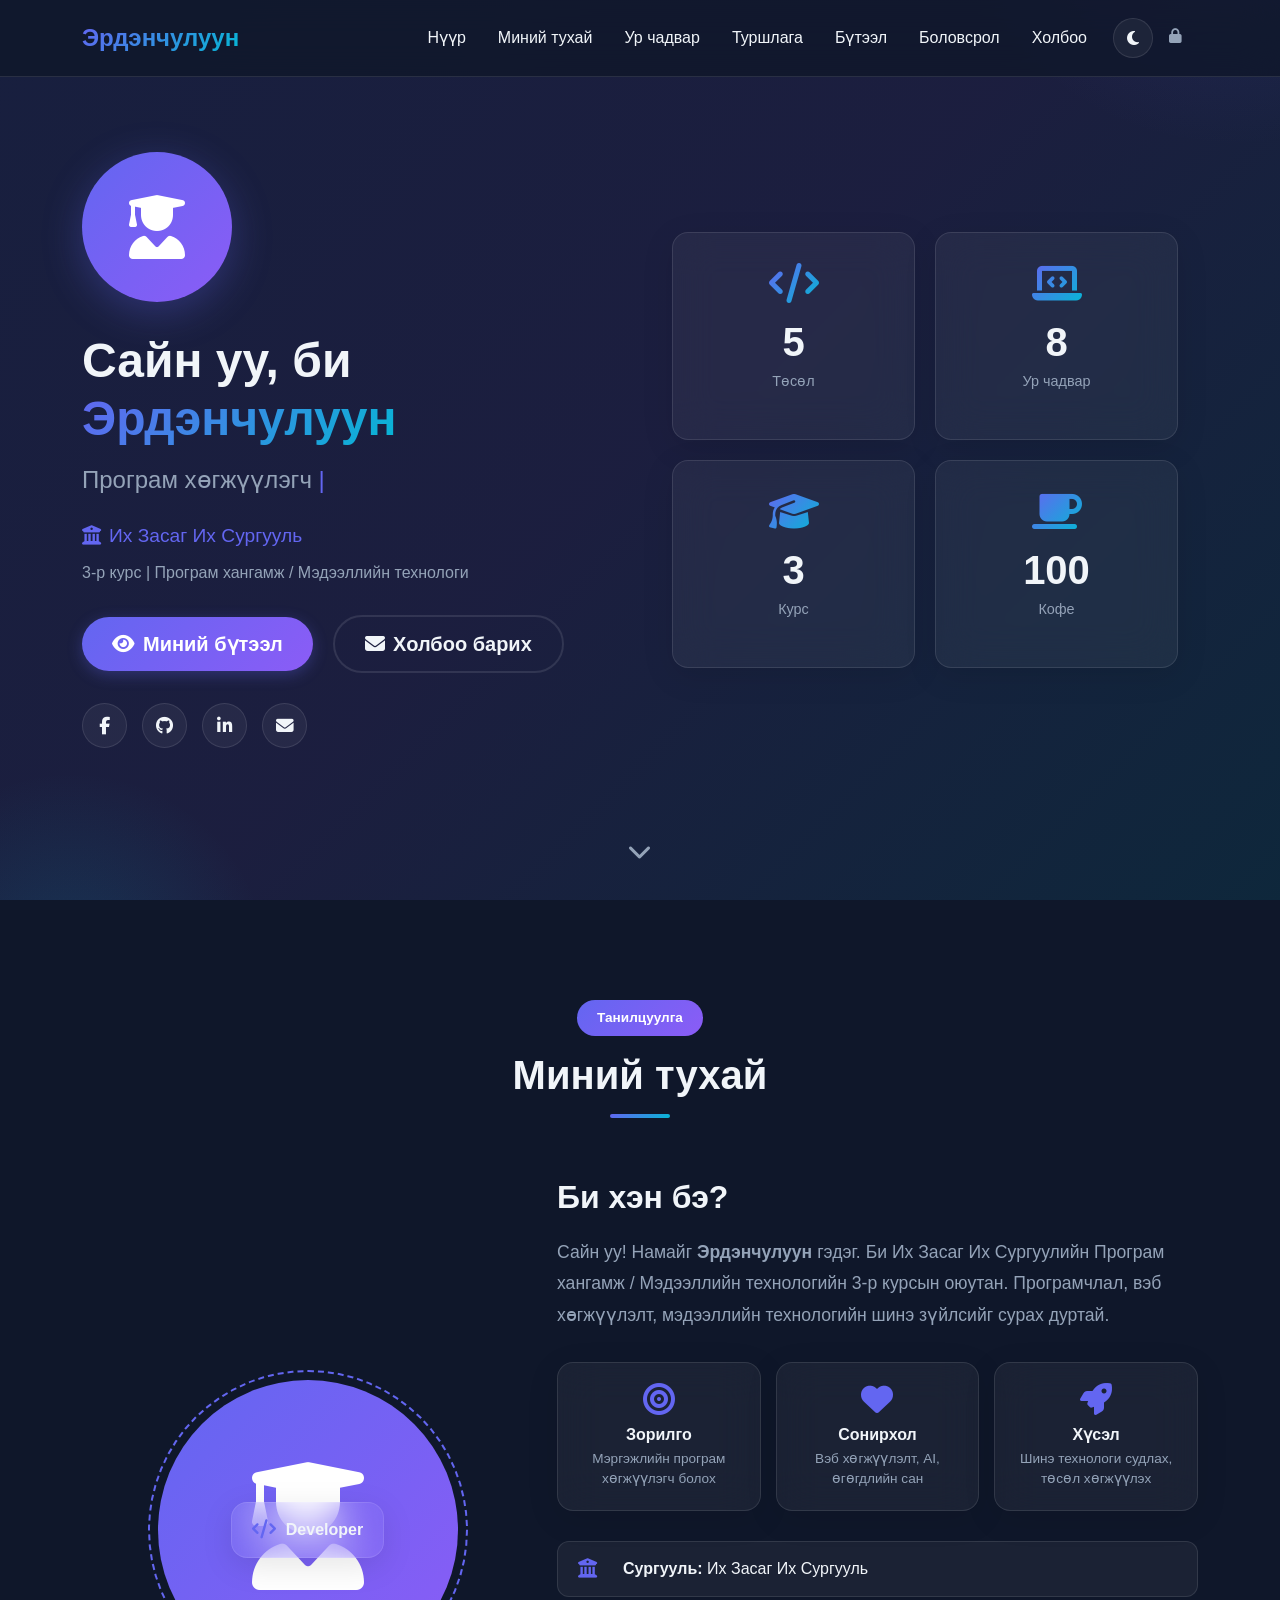
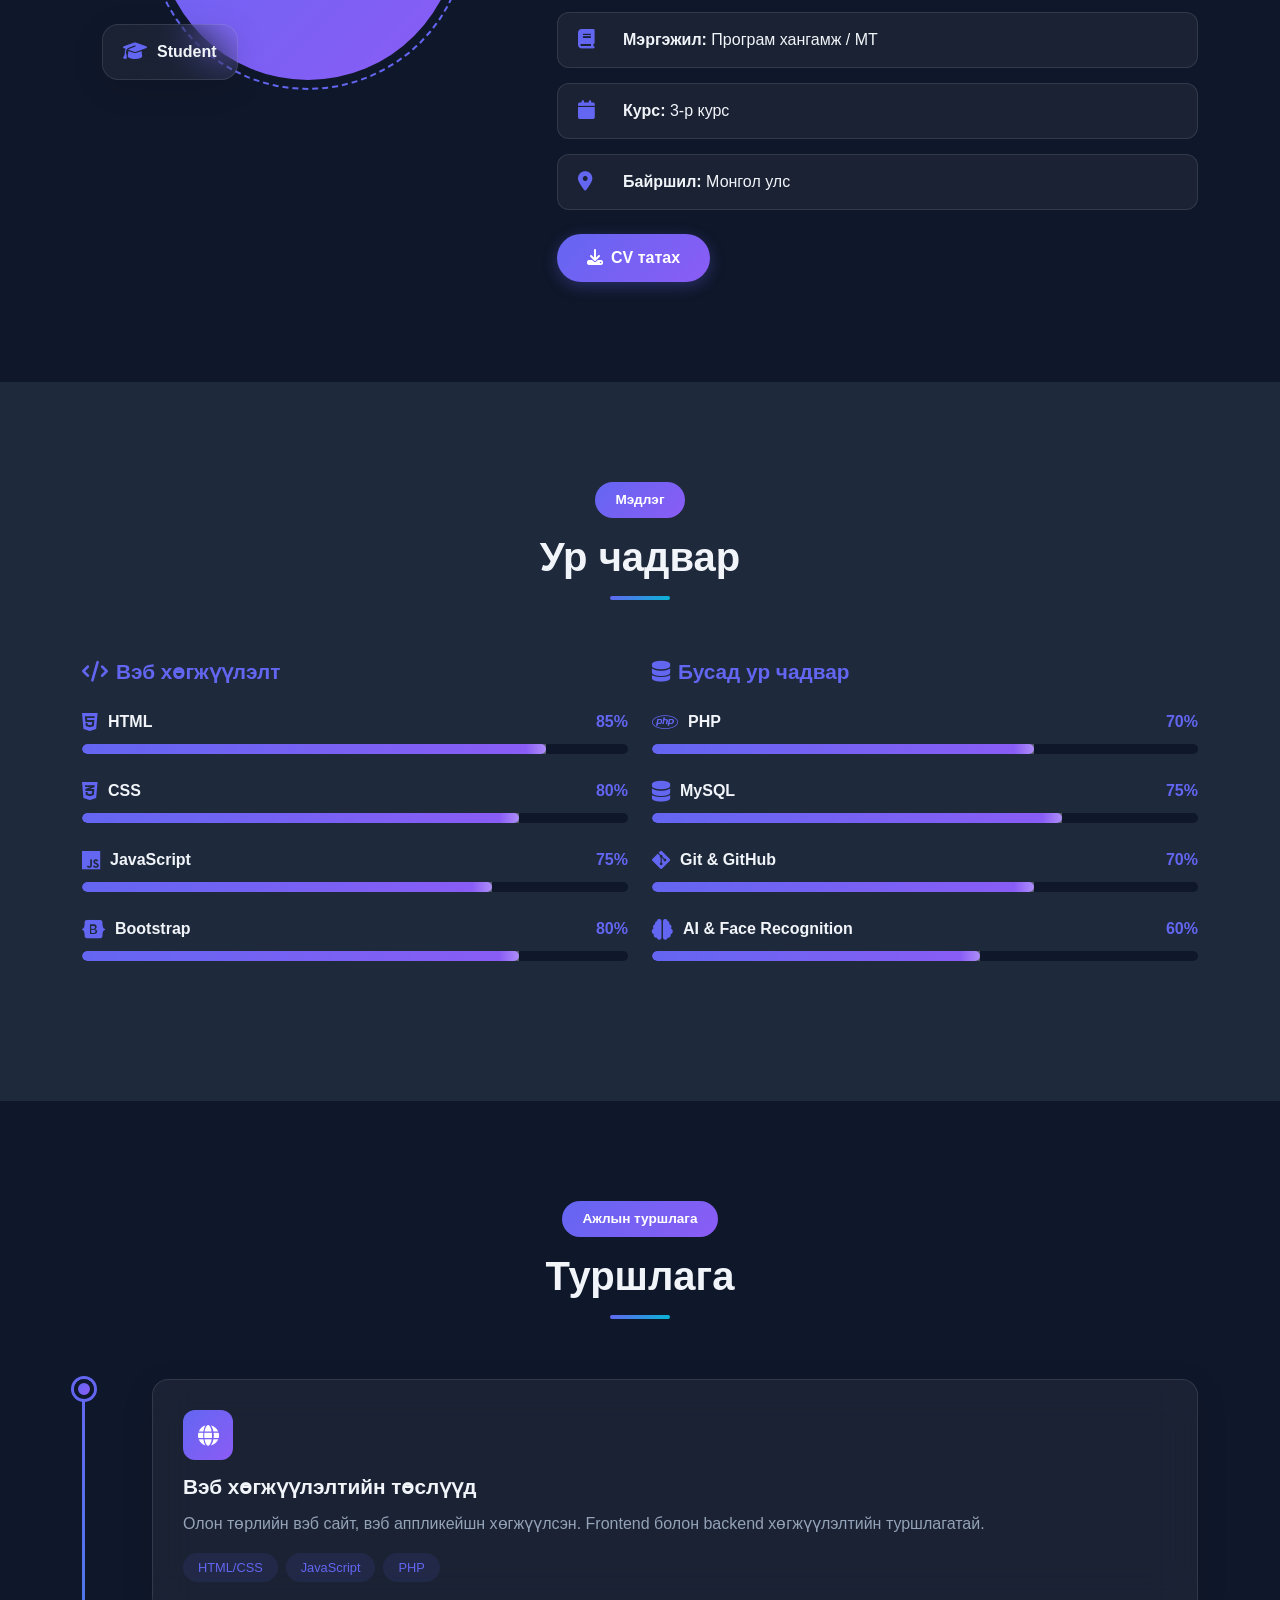
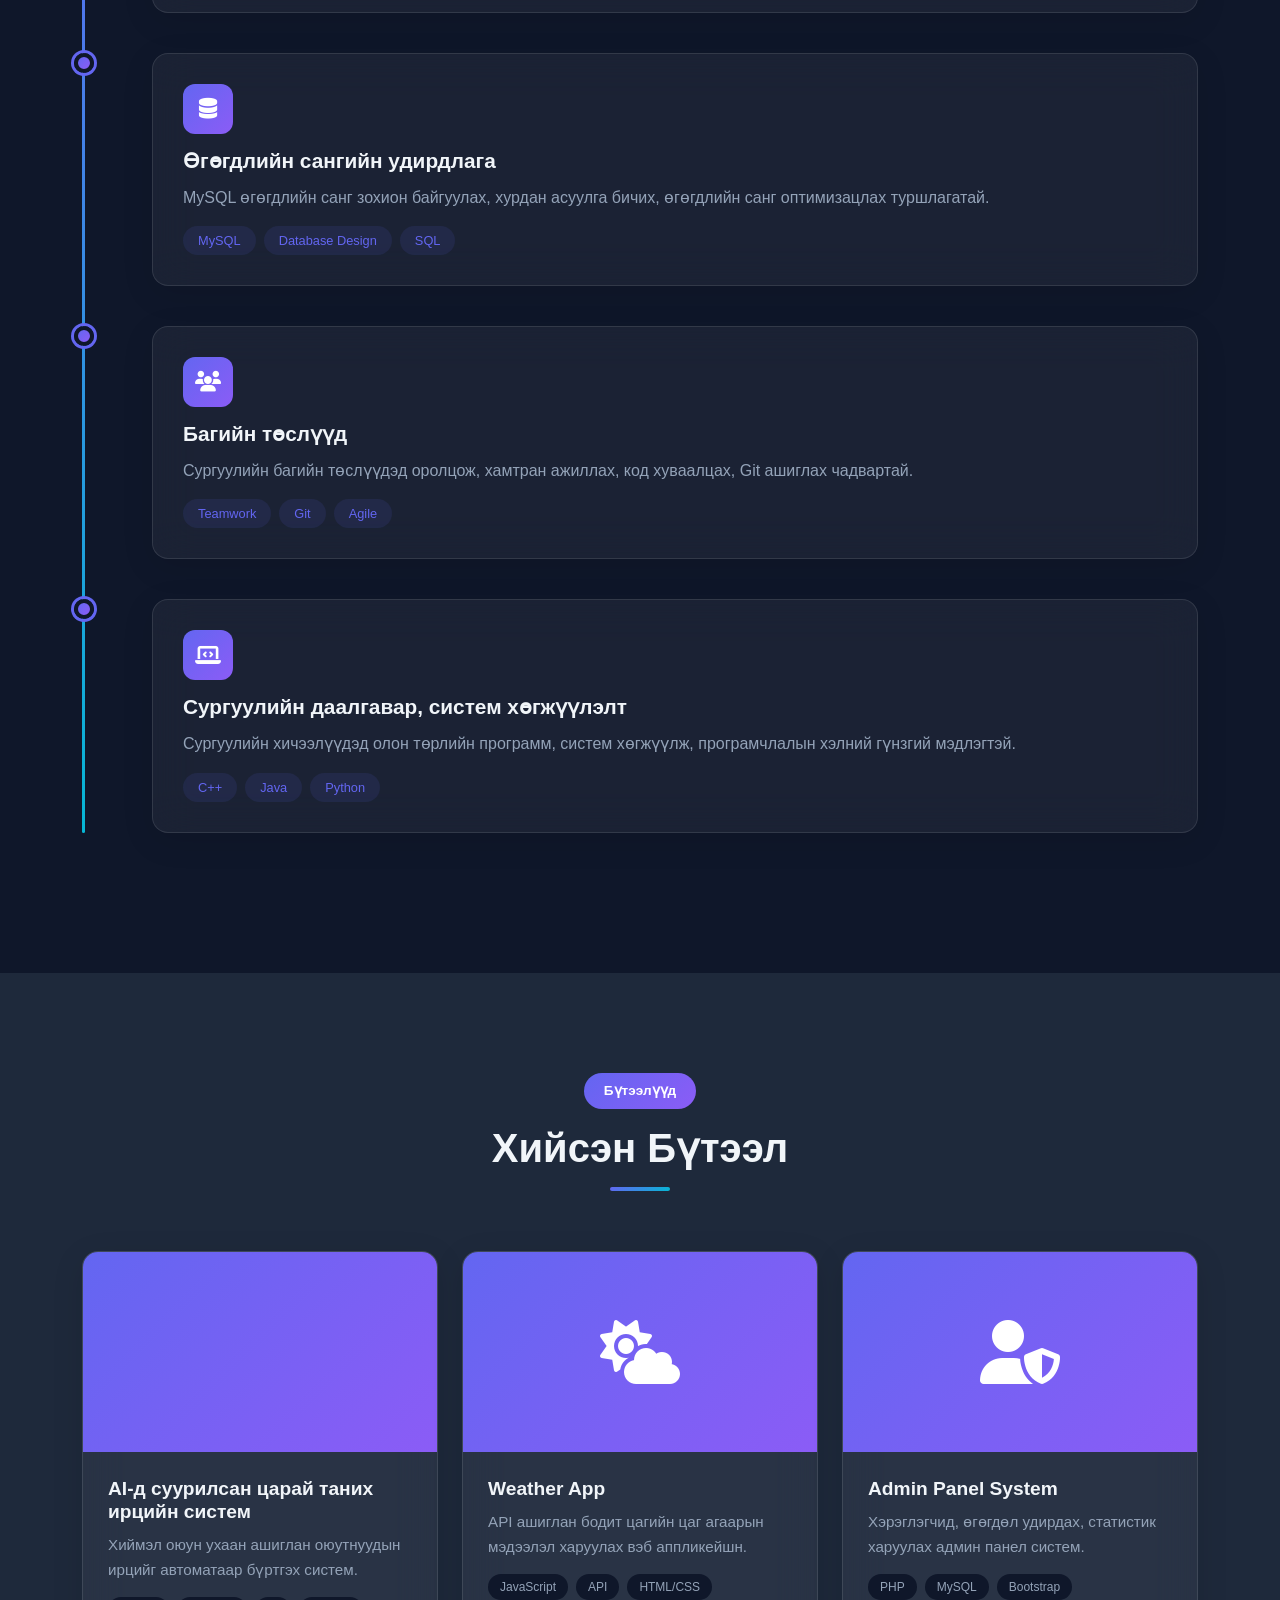
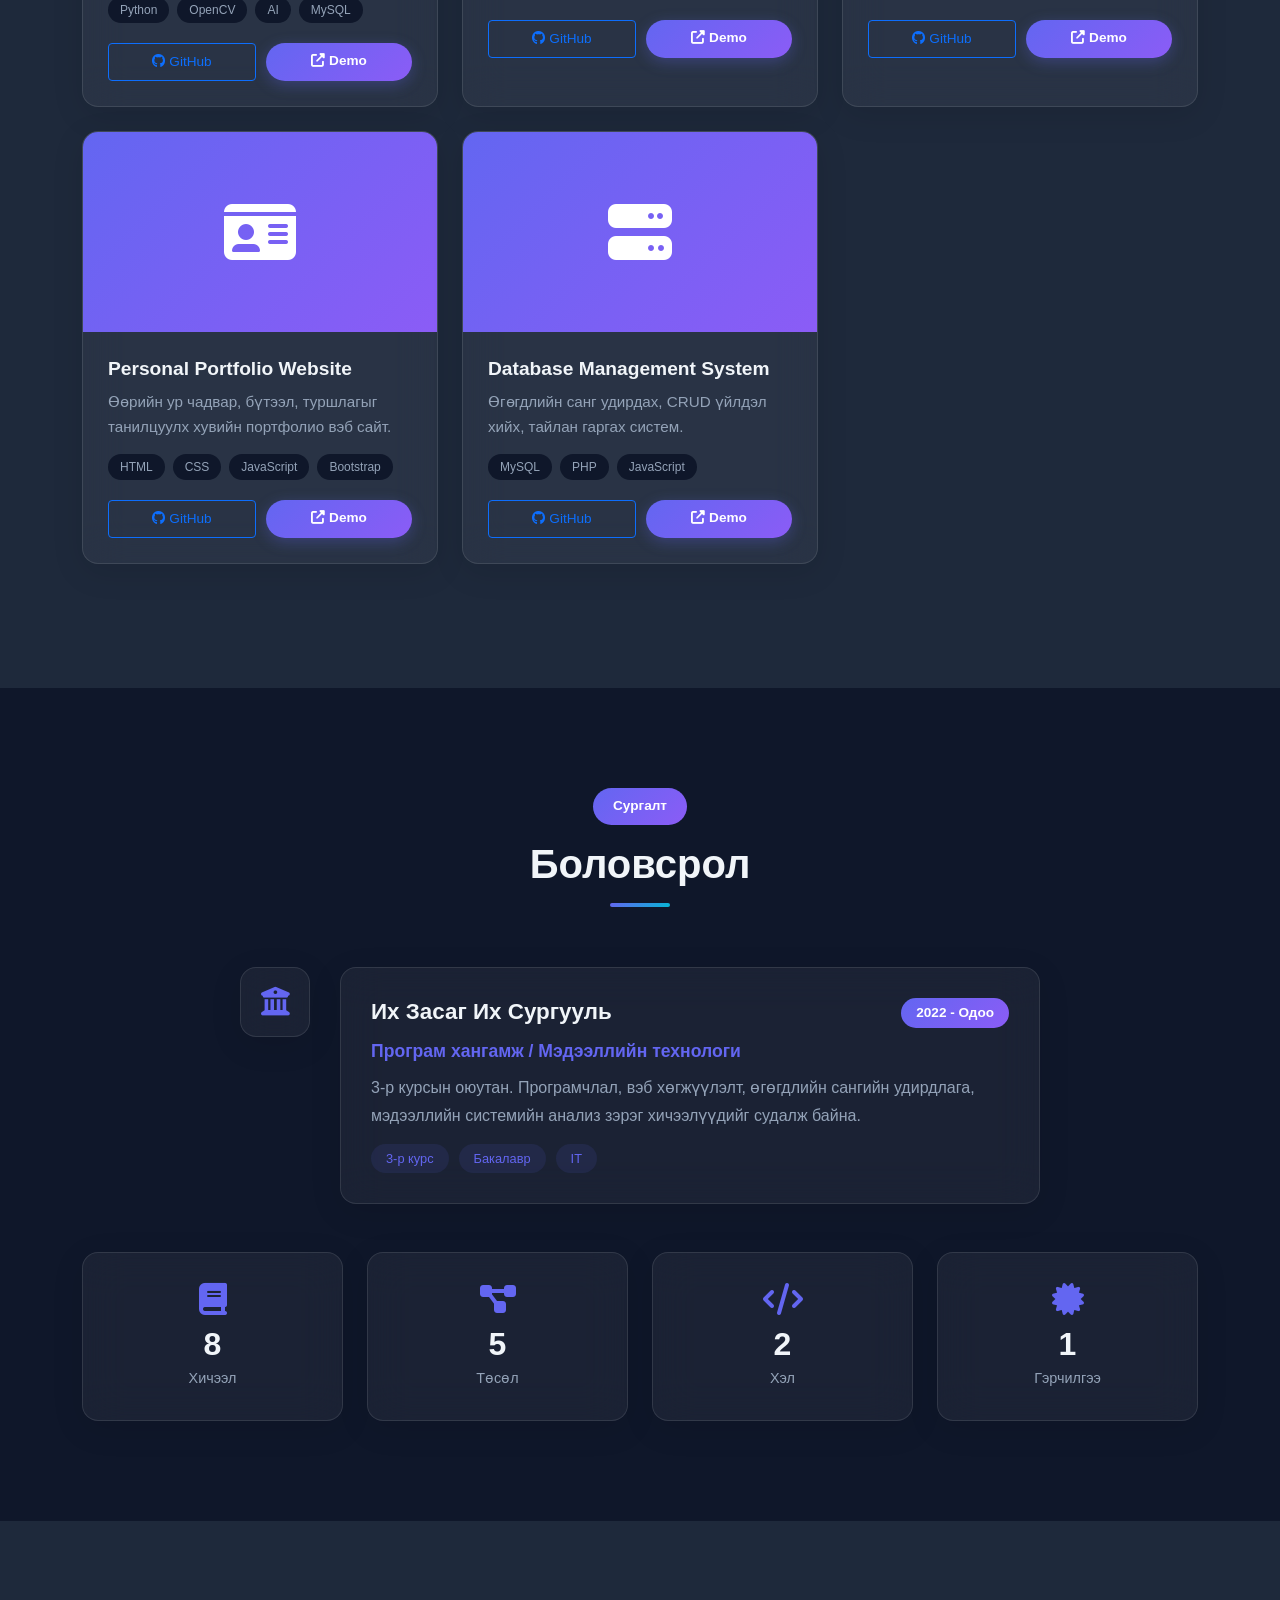
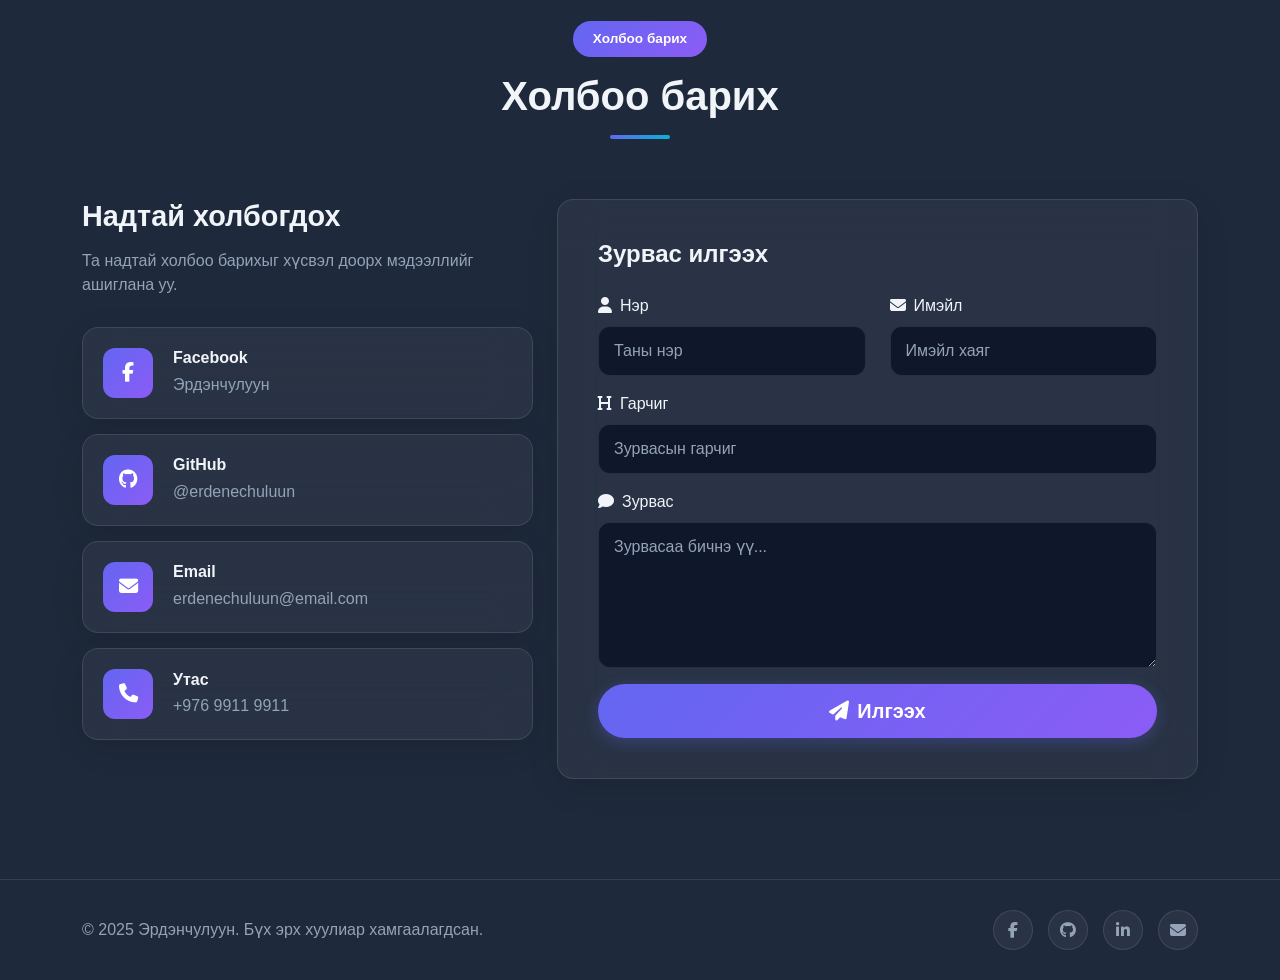
<file: index.html>
<!DOCTYPE html>
<html lang="mn">
<head>
    <meta charset="UTF-8">
    <meta name="viewport" content="width=device-width, initial-scale=1.0">
    <title>Эрдэнчулуун - Портфолио</title>
    <link href="https://cdn.jsdelivr.net/npm/bootstrap@5.3.2/dist/css/bootstrap.min.css" rel="stylesheet">
    <link rel="stylesheet" href="https://cdnjs.cloudflare.com/ajax/libs/font-awesome/6.5.1/css/all.min.css">
    <link rel="stylesheet" href="style.css">
</head>
<body>
    <!-- Loading Screen -->
    <div id="loading-screen">
        <div class="loader">
            <div class="circle"></div>
            <div class="circle"></div>
            <div class="circle"></div>
        </div>
        <p class="loading-text">Ачаалж байна...</p>
    </div>

    <!-- Navigation -->
    <nav class="navbar navbar-expand-lg fixed-top" id="navbar">
        <div class="container">
            <a class="navbar-brand" href="#home">
                <span class="brand-text">Эрдэнчулуун</span>
            </a>
            <button class="navbar-toggler" type="button" data-bs-toggle="collapse" data-bs-target="#navbarNav">
                <span class="navbar-toggler-icon"></span>
            </button>
            <div class="collapse navbar-collapse" id="navbarNav">
                <ul class="navbar-nav ms-auto">
                    <li class="nav-item"><a class="nav-link" href="#home">Нүүр</a></li>
                    <li class="nav-item"><a class="nav-link" href="#about">Миний тухай</a></li>
                    <li class="nav-item"><a class="nav-link" href="#skills">Ур чадвар</a></li>
                    <li class="nav-item"><a class="nav-link" href="#experience">Туршлага</a></li>
                    <li class="nav-item"><a class="nav-link" href="#projects">Бүтээл</a></li>
                    <li class="nav-item"><a class="nav-link" href="#education">Боловсрол</a></li>
                    <li class="nav-item"><a class="nav-link" href="#contact">Холбоо</a></li>
                    <li class="nav-item">
                        <button class="theme-toggle" id="themeToggle">
                            <i class="fas fa-moon"></i>
                        </button>
                    </li>
                    <li class="nav-item">
                        <a href="admin.html" class="nav-link admin-link" target="_blank">
                            <i class="fas fa-lock"></i>
                        </a>
                    </li>
                </ul>
            </div>
        </div>
    </nav>

    <!-- Home Section -->
    <section id="home" class="hero-section">
        <div class="hero-bg"></div>
        <div class="container">
            <div class="row align-items-center min-vh-100">
                <div class="col-lg-6">
                    <div class="hero-content">
                        <div class="profile-image-wrapper">
                            <div class="profile-image">
                                <i class="fas fa-user-graduate"></i>
                            </div>
                        </div>
                        <h1 class="hero-title">Сайн уу, би <span class="highlight">Эрдэнчулуун</span></h1>
                        <div class="typing-wrapper">
                            <span id="typing-text"></span>
                            <span class="cursor">|</span>
                        </div>
                        <p class="hero-subtitle">
                            <i class="fas fa-university me-2"></i>Их Засаг Их Сургууль
                        </p>
                        <p class="hero-info">3-р курс | Програм хангамж / Мэдээллийн технологи</p>
                        <div class="hero-buttons">
                            <a href="#projects" class="btn btn-primary btn-lg me-3">
                                <i class="fas fa-eye me-2"></i>Миний бүтээл
                            </a>
                            <a href="#contact" class="btn btn-outline-light btn-lg">
                                <i class="fas fa-envelope me-2"></i>Холбоо барих
                            </a>
                        </div>
                        <div class="social-links mt-4">
                            <a href="#" class="social-link"><i class="fab fa-facebook-f"></i></a>
                            <a href="#" class="social-link"><i class="fab fa-github"></i></a>
                            <a href="#" class="social-link"><i class="fab fa-linkedin-in"></i></a>
                            <a href="#" class="social-link"><i class="fas fa-envelope"></i></a>
                        </div>
                    </div>
                </div>
                <div class="col-lg-6">
                    <div class="hero-stats">
                        <div class="stat-card glass">
                            <i class="fas fa-code"></i>
                            <h3 class="counter" data-target="5">0</h3>
                            <p>Төсөл</p>
                        </div>
                        <div class="stat-card glass">
                            <i class="fas fa-laptop-code"></i>
                            <h3 class="counter" data-target="8">0</h3>
                            <p>Ур чадвар</p>
                        </div>
                        <div class="stat-card glass">
                            <i class="fas fa-graduation-cap"></i>
                            <h3 class="counter" data-target="3">0</h3>
                            <p>Курс</p>
                        </div>
                        <div class="stat-card glass">
                            <i class="fas fa-coffee"></i>
                            <h3 class="counter" data-target="100">0</h3>
                            <p>Кофе</p>
                        </div>
                    </div>
                </div>
            </div>
        </div>
        <div class="scroll-indicator">
            <a href="#about"><i class="fas fa-chevron-down"></i></a>
        </div>
    </section>

    <!-- About Section -->
    <section id="about" class="section">
        <div class="container">
            <div class="section-header text-center">
                <span class="section-tag">Танилцуулга</span>
                <h2 class="section-title">Миний тухай</h2>
                <div class="section-line"></div>
            </div>
            <div class="row align-items-center">
                <div class="col-lg-5">
                    <div class="about-image-wrapper">
                        <div class="about-image">
                            <div class="about-icon">
                                <i class="fas fa-user-graduate"></i>
                            </div>
                        </div>
                        <div class="floating-card glass">
                            <i class="fas fa-code"></i>
                            <span>Developer</span>
                        </div>
                        <div class="floating-card glass card-2">
                            <i class="fas fa-graduation-cap"></i>
                            <span>Student</span>
                        </div>
                    </div>
                </div>
                <div class="col-lg-7">
                    <div class="about-content">
                        <h3>Би хэн бэ?</h3>
                        <p class="about-text">
                            Сайн уу! Намайг <strong>Эрдэнчулуун</strong> гэдэг. Би Их Засаг Их Сургуулийн 
                            Програм хангамж / Мэдээллийн технологийн 3-р курсын оюутан. Програмчлал, 
                            вэб хөгжүүлэлт, мэдээллийн технологийн шинэ зүйлсийг сурах дуртай.
                        </p>
                        <div class="about-cards">
                            <div class="about-card glass">
                                <i class="fas fa-bullseye"></i>
                                <h4>Зорилго</h4>
                                <p>Мэргэжлийн програм хөгжүүлэгч болох</p>
                            </div>
                            <div class="about-card glass">
                                <i class="fas fa-heart"></i>
                                <h4>Сонирхол</h4>
                                <p>Вэб хөгжүүлэлт, AI, өгөгдлийн сан</p>
                            </div>
                            <div class="about-card glass">
                                <i class="fas fa-rocket"></i>
                                <h4>Хүсэл</h4>
                                <p>Шинэ технологи судлах, төсөл хөгжүүлэх</p>
                            </div>
                        </div>
                        <div class="about-info-list">
                            <div class="info-item">
                                <i class="fas fa-university"></i>
                                <span><strong>Сургууль:</strong> Их Засаг Их Сургууль</span>
                            </div>
                            <div class="info-item">
                                <i class="fas fa-book"></i>
                                <span><strong>Мэргэжил:</strong> Програм хангамж / МТ</span>
                            </div>
                            <div class="info-item">
                                <i class="fas fa-calendar"></i>
                                <span><strong>Курс:</strong> 3-р курс</span>
                            </div>
                            <div class="info-item">
                                <i class="fas fa-map-marker-alt"></i>
                                <span><strong>Байршил:</strong> Монгол улс</span>
                            </div>
                        </div>
                        <a href="#contact" class="btn btn-primary mt-4">
                            <i class="fas fa-download me-2"></i>CV татах
                        </a>
                    </div>
                </div>
            </div>
        </div>
    </section>

    <!-- Skills Section -->
    <section id="skills" class="section section-dark">
        <div class="container">
            <div class="section-header text-center">
                <span class="section-tag">Мэдлэг</span>
                <h2 class="section-title">Ур чадвар</h2>
                <div class="section-line"></div>
            </div>
            <div class="row">
                <div class="col-lg-6">
                    <div class="skills-category">
                        <h3><i class="fas fa-code me-2"></i>Вэб хөгжүүлэлт</h3>
                        <div class="skill-item">
                            <div class="skill-header">
                                <span class="skill-name"><i class="fab fa-html5"></i> HTML</span>
                                <span class="skill-percent">85%</span>
                            </div>
                            <div class="skill-bar">
                                <div class="skill-progress" data-width="85"></div>
                            </div>
                        </div>
                        <div class="skill-item">
                            <div class="skill-header">
                                <span class="skill-name"><i class="fab fa-css3-alt"></i> CSS</span>
                                <span class="skill-percent">80%</span>
                            </div>
                            <div class="skill-bar">
                                <div class="skill-progress" data-width="80"></div>
                            </div>
                        </div>
                        <div class="skill-item">
                            <div class="skill-header">
                                <span class="skill-name"><i class="fab fa-js"></i> JavaScript</span>
                                <span class="skill-percent">75%</span>
                            </div>
                            <div class="skill-bar">
                                <div class="skill-progress" data-width="75"></div>
                            </div>
                        </div>
                        <div class="skill-item">
                            <div class="skill-header">
                                <span class="skill-name"><i class="fab fa-bootstrap"></i> Bootstrap</span>
                                <span class="skill-percent">80%</span>
                            </div>
                            <div class="skill-bar">
                                <div class="skill-progress" data-width="80"></div>
                            </div>
                        </div>
                    </div>
                </div>
                <div class="col-lg-6">
                    <div class="skills-category">
                        <h3><i class="fas fa-database me-2"></i>Бусад ур чадвар</h3>
                        <div class="skill-item">
                            <div class="skill-header">
                                <span class="skill-name"><i class="fab fa-php"></i> PHP</span>
                                <span class="skill-percent">70%</span>
                            </div>
                            <div class="skill-bar">
                                <div class="skill-progress" data-width="70"></div>
                            </div>
                        </div>
                        <div class="skill-item">
                            <div class="skill-header">
                                <span class="skill-name"><i class="fas fa-database"></i> MySQL</span>
                                <span class="skill-percent">75%</span>
                            </div>
                            <div class="skill-bar">
                                <div class="skill-progress" data-width="75"></div>
                            </div>
                        </div>
                        <div class="skill-item">
                            <div class="skill-header">
                                <span class="skill-name"><i class="fab fa-git-alt"></i> Git & GitHub</span>
                                <span class="skill-percent">70%</span>
                            </div>
                            <div class="skill-bar">
                                <div class="skill-progress" data-width="70"></div>
                            </div>
                        </div>
                        <div class="skill-item">
                            <div class="skill-header">
                                <span class="skill-name"><i class="fas fa-brain"></i> AI & Face Recognition</span>
                                <span class="skill-percent">60%</span>
                            </div>
                            <div class="skill-bar">
                                <div class="skill-progress" data-width="60"></div>
                            </div>
                        </div>
                    </div>
                </div>
            </div>
        </div>
    </section>

    <!-- Experience Section -->
    <section id="experience" class="section">
        <div class="container">
            <div class="section-header text-center">
                <span class="section-tag">Ажлын туршлага</span>
                <h2 class="section-title">Туршлага</h2>
                <div class="section-line"></div>
            </div>
            <div class="timeline">
                <div class="timeline-item">
                    <div class="timeline-marker"></div>
                    <div class="timeline-content glass">
                        <div class="timeline-icon">
                            <i class="fas fa-globe"></i>
                        </div>
                        <h3>Вэб хөгжүүлэлтийн төслүүд</h3>
                        <p>Олон төрлийн вэб сайт, вэб аппликейшн хөгжүүлсэн. Frontend болон backend хөгжүүлэлтийн туршлагатай.</p>
                        <div class="timeline-tags">
                            <span class="tag">HTML/CSS</span>
                            <span class="tag">JavaScript</span>
                            <span class="tag">PHP</span>
                        </div>
                    </div>
                </div>
                <div class="timeline-item">
                    <div class="timeline-marker"></div>
                    <div class="timeline-content glass">
                        <div class="timeline-icon">
                            <i class="fas fa-database"></i>
                        </div>
                        <h3>Өгөгдлийн сангийн удирдлага</h3>
                        <p>MySQL өгөгдлийн санг зохион байгуулах, хурдан асуулга бичих, өгөгдлийн санг оптимизацлах туршлагатай.</p>
                        <div class="timeline-tags">
                            <span class="tag">MySQL</span>
                            <span class="tag">Database Design</span>
                            <span class="tag">SQL</span>
                        </div>
                    </div>
                </div>
                <div class="timeline-item">
                    <div class="timeline-marker"></div>
                    <div class="timeline-content glass">
                        <div class="timeline-icon">
                            <i class="fas fa-users"></i>
                        </div>
                        <h3>Багийн төслүүд</h3>
                        <p>Сургуулийн багийн төслүүдэд оролцож, хамтран ажиллах, код хуваалцах, Git ашиглах чадвартай.</p>
                        <div class="timeline-tags">
                            <span class="tag">Teamwork</span>
                            <span class="tag">Git</span>
                            <span class="tag">Agile</span>
                        </div>
                    </div>
                </div>
                <div class="timeline-item">
                    <div class="timeline-marker"></div>
                    <div class="timeline-content glass">
                        <div class="timeline-icon">
                            <i class="fas fa-laptop-code"></i>
                        </div>
                        <h3>Сургуулийн даалгавар, систем хөгжүүлэлт</h3>
                        <p>Сургуулийн хичээлүүдэд олон төрлийн программ, систем хөгжүүлж, програмчлалын хэлний гүнзгий мэдлэгтэй.</p>
                        <div class="timeline-tags">
                            <span class="tag">C++</span>
                            <span class="tag">Java</span>
                            <span class="tag">Python</span>
                        </div>
                    </div>
                </div>
            </div>
        </div>
    </section>

    <!-- Projects Section -->
    <section id="projects" class="section section-dark">
        <div class="container">
            <div class="section-header text-center">
                <span class="section-tag">Бүтээлүүд</span>
                <h2 class="section-title">Хийсэн Бүтээл</h2>
                <div class="section-line"></div>
            </div>
            <div class="row" id="projects-container">
                <!-- Project 1 -->
                <div class="col-lg-4 col-md-6 mb-4">
                    <div class="project-card glass">
                        <div class="project-image">
                            <i class="fas fa-face-viewfinder"></i>
                        </div>
                        <div class="project-content">
                            <h3>AI-д суурилсан царай таних ирцийн систем</h3>
                            <p>Хиймэл оюун ухаан ашиглан оюутнуудын ирцийг автоматаар бүртгэх систем.</p>
                            <div class="project-tech">
                                <span class="tech-tag">Python</span>
                                <span class="tech-tag">OpenCV</span>
                                <span class="tech-tag">AI</span>
                                <span class="tech-tag">MySQL</span>
                            </div>
                            <div class="project-buttons">
                                <a href="#" class="btn btn-sm btn-outline-primary">
                                    <i class="fab fa-github me-1"></i>GitHub
                                </a>
                                <a href="#" class="btn btn-sm btn-primary">
                                    <i class="fas fa-external-link-alt me-1"></i>Demo
                                </a>
                            </div>
                        </div>
                    </div>
                </div>
                <!-- Project 2 -->
                <div class="col-lg-4 col-md-6 mb-4">
                    <div class="project-card glass">
                        <div class="project-image">
                            <i class="fas fa-cloud-sun"></i>
                        </div>
                        <div class="project-content">
                            <h3>Weather App</h3>
                            <p>API ашиглан бодит цагийн цаг агаарын мэдээлэл харуулах вэб аппликейшн.</p>
                            <div class="project-tech">
                                <span class="tech-tag">JavaScript</span>
                                <span class="tech-tag">API</span>
                                <span class="tech-tag">HTML/CSS</span>
                            </div>
                            <div class="project-buttons">
                                <a href="#" class="btn btn-sm btn-outline-primary">
                                    <i class="fab fa-github me-1"></i>GitHub
                                </a>
                                <a href="#" class="btn btn-sm btn-primary">
                                    <i class="fas fa-external-link-alt me-1"></i>Demo
                                </a>
                            </div>
                        </div>
                    </div>
                </div>
                <!-- Project 3 -->
                <div class="col-lg-4 col-md-6 mb-4">
                    <div class="project-card glass">
                        <div class="project-image">
                            <i class="fas fa-user-shield"></i>
                        </div>
                        <div class="project-content">
                            <h3>Admin Panel System</h3>
                            <p>Хэрэглэгчид, өгөгдөл удирдах, статистик харуулах админ панел систем.</p>
                            <div class="project-tech">
                                <span class="tech-tag">PHP</span>
                                <span class="tech-tag">MySQL</span>
                                <span class="tech-tag">Bootstrap</span>
                            </div>
                            <div class="project-buttons">
                                <a href="#" class="btn btn-sm btn-outline-primary">
                                    <i class="fab fa-github me-1"></i>GitHub
                                </a>
                                <a href="#" class="btn btn-sm btn-primary">
                                    <i class="fas fa-external-link-alt me-1"></i>Demo
                                </a>
                            </div>
                        </div>
                    </div>
                </div>
                <!-- Project 4 -->
                <div class="col-lg-4 col-md-6 mb-4">
                    <div class="project-card glass">
                        <div class="project-image">
                            <i class="fas fa-id-card"></i>
                        </div>
                        <div class="project-content">
                            <h3>Personal Portfolio Website</h3>
                            <p>Өөрийн ур чадвар, бүтээл, туршлагыг танилцуулх хувийн портфолио вэб сайт.</p>
                            <div class="project-tech">
                                <span class="tech-tag">HTML</span>
                                <span class="tech-tag">CSS</span>
                                <span class="tech-tag">JavaScript</span>
                                <span class="tech-tag">Bootstrap</span>
                            </div>
                            <div class="project-buttons">
                                <a href="#" class="btn btn-sm btn-outline-primary">
                                    <i class="fab fa-github me-1"></i>GitHub
                                </a>
                                <a href="#" class="btn btn-sm btn-primary">
                                    <i class="fas fa-external-link-alt me-1"></i>Demo
                                </a>
                            </div>
                        </div>
                    </div>
                </div>
                <!-- Project 5 -->
                <div class="col-lg-4 col-md-6 mb-4">
                    <div class="project-card glass">
                        <div class="project-image">
                            <i class="fas fa-server"></i>
                        </div>
                        <div class="project-content">
                            <h3>Database Management System</h3>
                            <p>Өгөгдлийн санг удирдах, CRUD үйлдэл хийх, тайлан гаргах систем.</p>
                            <div class="project-tech">
                                <span class="tech-tag">MySQL</span>
                                <span class="tech-tag">PHP</span>
                                <span class="tech-tag">JavaScript</span>
                            </div>
                            <div class="project-buttons">
                                <a href="#" class="btn btn-sm btn-outline-primary">
                                    <i class="fab fa-github me-1"></i>GitHub
                                </a>
                                <a href="#" class="btn btn-sm btn-primary">
                                    <i class="fas fa-external-link-alt me-1"></i>Demo
                                </a>
                            </div>
                        </div>
                    </div>
                </div>
            </div>
        </div>
    </section>

    <!-- Education Section -->
    <section id="education" class="section">
        <div class="container">
            <div class="section-header text-center">
                <span class="section-tag">Сургалт</span>
                <h2 class="section-title">Боловсрол</h2>
                <div class="section-line"></div>
            </div>
            <div class="education-timeline">
                <div class="edu-item">
                    <div class="edu-icon glass">
                        <i class="fas fa-university"></i>
                    </div>
                    <div class="edu-content glass">
                        <div class="edu-header">
                            <h3>Их Засаг Их Сургууль</h3>
                            <span class="edu-year">2022 - Одоо</span>
                        </div>
                        <p class="edu-degree">Програм хангамж / Мэдээллийн технологи</p>
                        <p class="edu-desc">3-р курсын оюутан. Програмчлал, вэб хөгжүүлэлт, өгөгдлийн сангийн удирдлага, 
                        мэдээллийн системийн анализ зэрэг хичээлүүдийг судалж байна.</p>
                        <div class="edu-tags">
                            <span class="tag">3-р курс</span>
                            <span class="tag">Бакалавр</span>
                            <span class="tag">IT</span>
                        </div>
                    </div>
                </div>
            </div>
            <div class="education-stats row mt-5">
                <div class="col-md-3 col-6">
                    <div class="edu-stat glass">
                        <i class="fas fa-book"></i>
                        <h4 class="counter" data-target="20">0</h4>
                        <p>Хичээл</p>
                    </div>
                </div>
                <div class="col-md-3 col-6">
                    <div class="edu-stat glass">
                        <i class="fas fa-project-diagram"></i>
                        <h4 class="counter" data-target="15">0</h4>
                        <p>Төсөл</p>
                    </div>
                </div>
                <div class="col-md-3 col-6">
                    <div class="edu-stat glass">
                        <i class="fas fa-code"></i>
                        <h4 class="counter" data-target="5">0</h4>
                        <p>Хэл</p>
                    </div>
                </div>
                <div class="col-md-3 col-6">
                    <div class="edu-stat glass">
                        <i class="fas fa-certificate"></i>
                        <h4 class="counter" data-target="3">0</h4>
                        <p>Гэрчилгээ</p>
                    </div>
                </div>
            </div>
        </div>
    </section>

    <!-- Contact Section -->
    <section id="contact" class="section section-dark">
        <div class="container">
            <div class="section-header text-center">
                <span class="section-tag">Холбоо барих</span>
                <h2 class="section-title">Холбоо барих</h2>
                <div class="section-line"></div>
            </div>
            <div class="row">
                <div class="col-lg-5">
                    <div class="contact-info">
                        <h3>Надтай холбогдох</h3>
                        <p>Та надтай холбоо барихыг хүсвэл доорх мэдээллийг ашиглана уу.</p>
                        <div class="contact-items">
                            <div class="contact-item glass">
                                <div class="contact-icon">
                                    <i class="fab fa-facebook-f"></i>
                                </div>
                                <div class="contact-details">
                                    <h4>Facebook</h4>
                                    <a href="#">Эрдэнчулуун</a>
                                </div>
                            </div>
                            <div class="contact-item glass">
                                <div class="contact-icon">
                                    <i class="fab fa-github"></i>
                                </div>
                                <div class="contact-details">
                                    <h4>GitHub</h4>
                                    <a href="#">@erdenechuluun</a>
                                </div>
                            </div>
                            <div class="contact-item glass">
                                <div class="contact-icon">
                                    <i class="fas fa-envelope"></i>
                                </div>
                                <div class="contact-details">
                                    <h4>Email</h4>
                                    <a href="mailto:erdenechuluun@email.com">erdenechuluun@email.com</a>
                                </div>
                            </div>
                            <div class="contact-item glass">
                                <div class="contact-icon">
                                    <i class="fas fa-phone"></i>
                                </div>
                                <div class="contact-details">
                                    <h4>Утас</h4>
                                    <a href="tel:+97699119911">+976 9911 9911</a>
                                </div>
                            </div>
                        </div>
                    </div>
                </div>
                <div class="col-lg-7">
                    <div class="contact-form-wrapper glass">
                        <h3>Зурвас илгээх</h3>
                        <form id="contactForm" class="contact-form">
                            <div class="row">
                                <div class="col-md-6 mb-3">
                                    <div class="form-group">
                                        <label><i class="fas fa-user me-2"></i>Нэр</label>
                                        <input type="text" class="form-control" placeholder="Таны нэр" required>
                                    </div>
                                </div>
                                <div class="col-md-6 mb-3">
                                    <div class="form-group">
                                        <label><i class="fas fa-envelope me-2"></i>Имэйл</label>
                                        <input type="email" class="form-control" placeholder="Имэйл хаяг" required>
                                    </div>
                                </div>
                            </div>
                            <div class="form-group mb-3">
                                <label><i class="fas fa-heading me-2"></i>Гарчиг</label>
                                <input type="text" class="form-control" placeholder="Зурвасын гарчиг" required>
                            </div>
                            <div class="form-group mb-3">
                                <label><i class="fas fa-comment me-2"></i>Зурвас</label>
                                <textarea class="form-control" rows="5" placeholder="Зурвасаа бичнэ үү..." required></textarea>
                            </div>
                            <button type="submit" class="btn btn-primary btn-lg w-100">
                                <i class="fas fa-paper-plane me-2"></i>Илгээх
                            </button>
                        </form>
                    </div>
                </div>
            </div>
        </div>
    </section>

    <!-- Footer -->
    <footer class="footer">
        <div class="container">
            <div class="row align-items-center">
                <div class="col-md-6">
                    <p class="mb-0">&copy; 2025 Эрдэнчулуун. Бүх эрх хуулиар хамгаалагдсан.</p>
                </div>
                <div class="col-md-6 text-md-end">
                    <div class="footer-social">
                        <a href="#"><i class="fab fa-facebook-f"></i></a>
                        <a href="#"><i class="fab fa-github"></i></a>
                        <a href="#"><i class="fab fa-linkedin-in"></i></a>
                        <a href="#"><i class="fas fa-envelope"></i></a>
                    </div>
                </div>
            </div>
        </div>
    </footer>

    <!-- Back to Top Button -->
    <button id="backToTop" class="back-to-top">
        <i class="fas fa-arrow-up"></i>
    </button>

    <script src="https://cdn.jsdelivr.net/npm/bootstrap@5.3.2/dist/js/bootstrap.bundle.min.js"></script>
    <script src="script.js"></script>
</body>
</html>
</file>
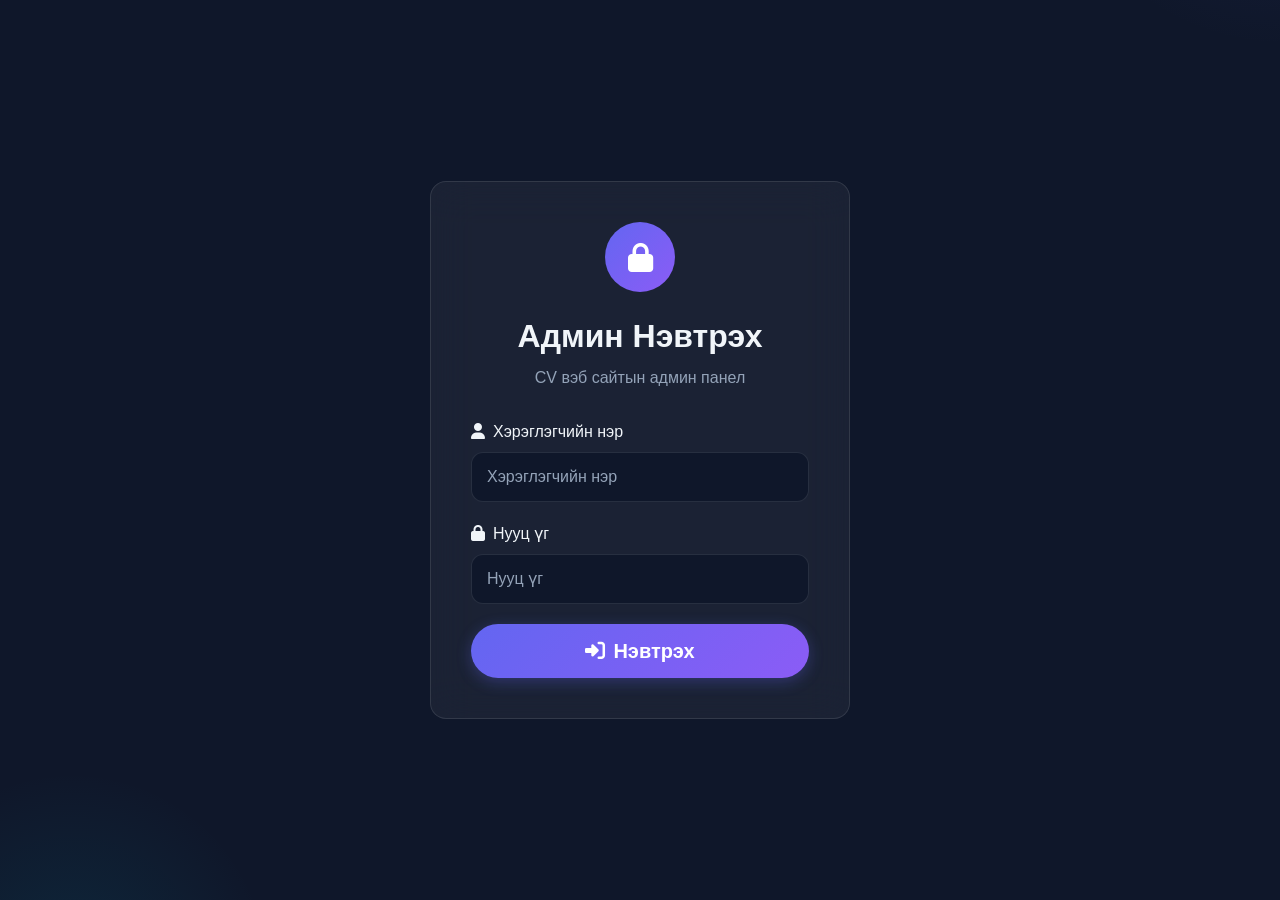
<file: admin.html>
<!DOCTYPE html>
<html lang="mn">
<head>
    <meta charset="UTF-8">
    <meta name="viewport" content="width=device-width, initial-scale=1.0">
    <title>Админ Панел - Эрдэнчулуун</title>
    <link href="https://cdn.jsdelivr.net/npm/bootstrap@5.3.2/dist/css/bootstrap.min.css" rel="stylesheet">
    <link rel="stylesheet" href="https://cdnjs.cloudflare.com/ajax/libs/font-awesome/6.5.1/css/all.min.css">
    <link rel="stylesheet" href="style.css">
</head>
<body class="admin-body">
    <!-- Login Page -->
    <div id="loginPage" class="login-page">
        <div class="login-card">
            <div class="login-icon">
                <i class="fas fa-lock"></i>
            </div>
            <h2>Админ Нэвтрэх</h2>
            <p>CV вэб сайтын админ панел</p>
            <div id="loginAlert" class="login-alert"></div>
            <form id="loginForm" class="login-form">
                <div class="form-group">
                    <label><i class="fas fa-user me-2"></i>Хэрэглэгчийн нэр</label>
                    <input type="text" id="loginUsername" class="form-control" placeholder="Хэрэглэгчийн нэр" required>
                </div>
                <div class="form-group">
                    <label><i class="fas fa-lock me-2"></i>Нууц үг</label>
                    <input type="password" id="loginPassword" class="form-control" placeholder="Нууц үг" required>
                </div>
                <button type="submit" class="btn btn-primary btn-lg">
                    <i class="fas fa-sign-in-alt me-2"></i>Нэвтрэх
                </button>
            </form>
        </div>
    </div>

    <!-- Admin Dashboard -->
    <div id="adminDashboard" style="display: none;">
        <!-- Sidebar -->
        <aside class="admin-sidebar" id="adminSidebar">
            <div class="admin-sidebar-header">
                <div class="admin-logo">
                    <i class="fas fa-user-shield"></i>
                </div>
                <h4>Админ Панел</h4>
            </div>
            <ul class="admin-sidebar-menu">
                <li>
                    <a href="#" class="active" data-page="dashboard">
                        <i class="fas fa-tachometer-alt"></i>
                        <span>Хяналтын самбар</span>
                    </a>
                </li>
                <li>
                    <a href="#" data-page="about">
                        <i class="fas fa-user"></i>
                        <span>Миний тухай</span>
                    </a>
                </li>
                <li>
                    <a href="#" data-page="skills">
                        <i class="fas fa-code"></i>
                        <span>Ур чадвар</span>
                    </a>
                </li>
                <li>
                    <a href="#" data-page="experience">
                        <i class="fas fa-briefcase"></i>
                        <span>Туршлага</span>
                    </a>
                </li>
                <li>
                    <a href="#" data-page="projects">
                        <i class="fas fa-project-diagram"></i>
                        <span>Бүтээл</span>
                    </a>
                </li>
                <li>
                    <a href="#" data-page="contact">
                        <i class="fas fa-address-book"></i>
                        <span>Холбоо барих</span>
                    </a>
                </li>
                <li>
                    <a href="#" id="themeToggleAdmin">
                        <i class="fas fa-moon"></i>
                        <span>Горим солих</span>
                    </a>
                </li>
                <li>
                    <a href="#" id="logoutBtn">
                        <i class="fas fa-sign-out-alt"></i>
                        <span>Гарах</span>
                    </a>
                </li>
            </ul>
        </aside>

        <!-- Main Content -->
        <main class="admin-main" id="adminMain">
            <header class="admin-header">
                <button class="admin-toggle-btn" id="sidebarToggle">
                    <i class="fas fa-bars"></i>
                </button>
                <div class="admin-user">
                    <div class="admin-user-avatar">
                        <i class="fas fa-user"></i>
                    </div>
                    <span>Админ</span>
                </div>
            </header>

            <div class="admin-content">
                <!-- Dashboard Page -->
                <div id="page-dashboard" class="admin-page">
                    <h2 class="mb-4">Хяналтын самбар</h2>
                    <div class="admin-stats">
                        <div class="admin-stat-card">
                            <i class="fas fa-code"></i>
                            <h3 id="statSkills">0</h3>
                            <p>Ур чадвар</p>
                        </div>
                        <div class="admin-stat-card">
                            <i class="fas fa-project-diagram"></i>
                            <h3 id="statProjects">0</h3>
                            <p>Бүтээл</p>
                        </div>
                        <div class="admin-stat-card">
                            <i class="fas fa-briefcase"></i>
                            <h3 id="statExperience">0</h3>
                            <p>Туршлага</p>
                        </div>
                        <div class="admin-stat-card">
                            <i class="fas fa-envelope"></i>
                            <h3 id="statMessages">0</h3>
                            <p>Зурвас</p>
                        </div>
                    </div>

                    <div class="admin-card">
                        <div class="admin-card-header">
                            <h3><i class="fas fa-info-circle me-2"></i>Мэдээлэл</h3>
                        </div>
                        <p>Энэ админ панелд та дараах зүйлсийг удирдах боломжтой:</p>
                        <ul class="mt-3">
                            <li>Миний тухай хэсгийн мэдээлэл засах</li>
                            <li>Ур чадвар нэмэх/засах/устгах</li>
                            <li>Туршлагын мэдээлэл удирдах</li>
                            <li>Бүтээлийн мэдээлэл удирдах</li>
                            <li>Холбоо барих мэдээлэл засах</li>
                        </ul>
                        <p class="mt-3 text-muted">Бүх өгөгдөл LocalStorage-д хадгалагдана.</p>
                    </div>
                </div>

                <!-- About Page -->
                <div id="page-about" class="admin-page" style="display: none;">
                    <h2 class="mb-4">Миний тухай</h2>
                    <div class="admin-card">
                        <div class="admin-card-header">
                            <h3>Мэдээлэл засах</h3>
                        </div>
                        <form id="aboutForm">
                            <div class="row">
                                <div class="col-md-6 mb-3">
                                    <label>Нэр</label>
                                    <input type="text" id="aboutName" class="form-control" required>
                                </div>
                                <div class="col-md-6 mb-3">
                                    <label>Сургууль</label>
                                    <input type="text" id="aboutUniversity" class="form-control" required>
                                </div>
                            </div>
                            <div class="row">
                                <div class="col-md-6 mb-3">
                                    <label>Курс</label>
                                    <input type="text" id="aboutCourse" class="form-control" required>
                                </div>
                                <div class="col-md-6 mb-3">
                                    <label>Мэргэжил</label>
                                    <input type="text" id="aboutProfession" class="form-control" required>
                                </div>
                            </div>
                            <div class="mb-3">
                                <label>Танилцуулга</label>
                                <textarea id="aboutIntro" class="form-control" rows="4" required></textarea>
                            </div>
                            <div class="mb-3">
                                <label>Зорилго</label>
                                <input type="text" id="aboutGoal" class="form-control" required>
                            </div>
                            <div class="mb-3">
                                <label>Сонирхол</label>
                                <input type="text" id="aboutInterest" class="form-control" required>
                            </div>
                            <div class="mb-3">
                                <label>Хүсэл</label>
                                <input type="text" id="aboutPassion" class="form-control" required>
                            </div>
                            <button type="submit" class="admin-btn admin-btn-primary">
                                <i class="fas fa-save me-2"></i>Хадгалах
                            </button>
                        </form>
                    </div>
                </div>

                <!-- Skills Page -->
                <div id="page-skills" class="admin-page" style="display: none;">
                    <h2 class="mb-4">Ур чадвар</h2>
                    <div class="admin-card">
                        <div class="admin-card-header">
                            <h3>Ур чадвар нэмэх</h3>
                        </div>
                        <form id="skillForm">
                            <div class="row">
                                <div class="col-md-4 mb-3">
                                    <label>Нэр</label>
                                    <input type="text" id="skillName" class="form-control" placeholder="Жишээ: HTML" required>
                                </div>
                                <div class="col-md-4 mb-3">
                                    <label>Хувь (%)</label>
                                    <input type="number" id="skillPercent" class="form-control" min="0" max="100" placeholder="85" required>
                                </div>
                                <div class="col-md-4 mb-3">
                                    <label>Ангилал</label>
                                    <select id="skillCategory" class="form-control">
                                        <option value="web">Вэб хөгжүүлэлт</option>
                                        <option value="other">Бусад</option>
                                    </select>
                                </div>
                            </div>
                            <div class="mb-3">
                                <label>Icon Class (Font Awesome)</label>
                                <input type="text" id="skillIcon" class="form-control" placeholder="fab fa-html5">
                            </div>
                            <button type="submit" class="admin-btn admin-btn-primary">
                                <i class="fas fa-plus me-2"></i>Нэмэх
                            </button>
                        </form>
                    </div>

                    <div class="admin-card">
                        <div class="admin-card-header">
                            <h3>Ур чадварын жагсаалт</h3>
                        </div>
                        <div class="table-responsive">
                            <table class="admin-table">
                                <thead>
                                    <tr>
                                        <th>#</th>
                                        <th>Нэр</th>
                                        <th>Хувь</th>
                                        <th>Ангилал</th>
                                        <th>Үйлдэл</th>
                                    </tr>
                                </thead>
                                <tbody id="skillsTableBody"></tbody>
                            </table>
                        </div>
                    </div>
                </div>

                <!-- Experience Page -->
                <div id="page-experience" class="admin-page" style="display: none;">
                    <h2 class="mb-4">Туршлага</h2>
                    <div class="admin-card">
                        <div class="admin-card-header">
                            <h3>Туршлага нэмэх</h3>
                        </div>
                        <form id="experienceForm">
                            <div class="mb-3">
                                <label>Гарчиг</label>
                                <input type="text" id="expTitle" class="form-control" required>
                            </div>
                            <div class="mb-3">
                                <label>Тайлбар</label>
                                <textarea id="expDesc" class="form-control" rows="3" required></textarea>
                            </div>
                            <div class="mb-3">
                                <label>Icon Class</label>
                                <input type="text" id="expIcon" class="form-control" placeholder="fas fa-globe">
                            </div>
                            <div class="mb-3">
                                <label>Тагууд (таслалаар тусгаарлана)</label>
                                <input type="text" id="expTags" class="form-control" placeholder="HTML/CSS, JavaScript, PHP">
                            </div>
                            <button type="submit" class="admin-btn admin-btn-primary">
                                <i class="fas fa-plus me-2"></i>Нэмэх
                            </button>
                        </form>
                    </div>

                    <div class="admin-card">
                        <div class="admin-card-header">
                            <h3>Туршлагын жагсаалт</h3>
                        </div>
                        <div class="table-responsive">
                            <table class="admin-table">
                                <thead>
                                    <tr>
                                        <th>#</th>
                                        <th>Гарчиг</th>
                                        <th>Тайлбар</th>
                                        <th>Үйлдэл</th>
                                    </tr>
                                </thead>
                                <tbody id="experienceTableBody"></tbody>
                            </table>
                        </div>
                    </div>
                </div>

                <!-- Projects Page -->
                <div id="page-projects" class="admin-page" style="display: none;">
                    <h2 class="mb-4">Бүтээл</h2>
                    <div class="admin-card">
                        <div class="admin-card-header">
                            <h3>Бүтээл нэмэх</h3>
                        </div>
                        <form id="projectForm">
                            <div class="mb-3">
                                <label>Зураг</label>
                                <div class="image-preview" id="projectImagePreview">
                                    <i class="fas fa-image"></i>
                                </div>
                                <input type="file" id="projectImage" class="form-control" accept="image/*">
                            </div>
                            <div class="mb-3">
                                <label>Нэр</label>
                                <input type="text" id="projectName" class="form-control" required>
                            </div>
                            <div class="mb-3">
                                <label>Тайлбар</label>
                                <textarea id="projectDesc" class="form-control" rows="3" required></textarea>
                            </div>
                            <div class="mb-3">
                                <label>Технологиуд (таслалаар тусгаарлана)</label>
                                <input type="text" id="projectTech" class="form-control" placeholder="HTML, CSS, JavaScript">
                            </div>
                            <div class="row">
                                <div class="col-md-6 mb-3">
                                    <label>GitHub холбоос</label>
                                    <input type="url" id="projectGithub" class="form-control" placeholder="https://github.com/...">
                                </div>
                                <div class="col-md-6 mb-3">
                                    <label>Demo холбоос</label>
                                    <input type="url" id="projectDemo" class="form-control" placeholder="https://...">
                                </div>
                            </div>
                            <button type="submit" class="admin-btn admin-btn-primary">
                                <i class="fas fa-plus me-2"></i>Нэмэх
                            </button>
                        </form>
                    </div>

                    <div class="admin-card">
                        <div class="admin-card-header">
                            <h3>Бүтээлийн жагсаалт</h3>
                        </div>
                        <div class="table-responsive">
                            <table class="admin-table">
                                <thead>
                                    <tr>
                                        <th>#</th>
                                        <th>Зураг</th>
                                        <th>Нэр</th>
                                        <th>Технологи</th>
                                        <th>Үйлдэл</th>
                                    </tr>
                                </thead>
                                <tbody id="projectsTableBody"></tbody>
                            </table>
                        </div>
                    </div>
                </div>

                <!-- Contact Page -->
                <div id="page-contact" class="admin-page" style="display: none;">
                    <h2 class="mb-4">Холбоо барих</h2>
                    <div class="admin-card">
                        <div class="admin-card-header">
                            <h3>Холбоо барих мэдээлэл</h3>
                        </div>
                        <form id="contactInfoForm">
                            <div class="row">
                                <div class="col-md-6 mb-3">
                                    <label>Facebook</label>
                                    <input type="text" id="contactFacebook" class="form-control">
                                </div>
                                <div class="col-md-6 mb-3">
                                    <label>GitHub</label>
                                    <input type="text" id="contactGithub" class="form-control">
                                </div>
                            </div>
                            <div class="row">
                                <div class="col-md-6 mb-3">
                                    <label>Email</label>
                                    <input type="email" id="contactEmail" class="form-control">
                                </div>
                                <div class="col-md-6 mb-3">
                                    <label>Утас</label>
                                    <input type="text" id="contactPhone" class="form-control">
                                </div>
                            </div>
                            <button type="submit" class="admin-btn admin-btn-primary">
                                <i class="fas fa-save me-2"></i>Хадгалах
                            </button>
                        </form>
                    </div>
                </div>
            </div>
        </main>
    </div>

    <!-- Edit Modal -->
    <div class="admin-modal" id="editModal">
        <div class="admin-modal-content">
            <div class="admin-modal-header">
                <h3>Засах</h3>
                <button class="admin-modal-close" id="closeModal">
                    <i class="fas fa-times"></i>
                </button>
            </div>
            <div class="admin-modal-body" id="modalBody"></div>
            <div class="admin-modal-footer">
                <button class="admin-btn" id="cancelModal">Болих</button>
                <button class="admin-btn admin-btn-primary" id="saveModal">Хадгалах</button>
            </div>
        </div>
    </div>

    <script src="https://cdn.jsdelivr.net/npm/bootstrap@5.3.2/dist/js/bootstrap.bundle.min.js"></script>
    <script src="admin.js"></script>
</body>
</html>
</file>
<file: style.css>
/* ============================================
   CV Website - Modern Glassmorphism Design
   ============================================ */

/* CSS Variables */
:root {
    --primary-color: #6366f1;
    --primary-dark: #4f46e5;
    --secondary-color: #8b5cf6;
    --accent-color: #06b6d4;
    --bg-dark: #0f172a;
    --bg-dark-secondary: #1e293b;
    --bg-light: #f8fafc;
    --bg-light-secondary: #f1f5f9;
    --text-dark: #1e293b;
    --text-light: #f1f5f9;
    --text-muted: #94a3b8;
    --glass-bg: rgba(255, 255, 255, 0.05);
    --glass-border: rgba(255, 255, 255, 0.1);
    --glass-shadow: 0 8px 32px rgba(0, 0, 0, 0.1);
    --transition: all 0.3s ease;
    --border-radius: 16px;
}

/* Light Theme */
[data-theme="light"] {
    --bg-dark: #f8fafc;
    --bg-dark-secondary: #f1f5f9;
    --text-dark: #1e293b;
    --text-light: #1e293b;
    --text-muted: #64748b;
    --glass-bg: rgba(255, 255, 255, 0.7);
    --glass-border: rgba(0, 0, 0, 0.05);
    --glass-shadow: 0 8px 32px rgba(0, 0, 0, 0.08);
}

/* Base Styles */
* {
    margin: 0;
    padding: 0;
    box-sizing: border-box;
}

html {
    scroll-behavior: smooth;
}

body {
    font-family: 'Segoe UI', Tahoma, Geneva, Verdana, sans-serif;
    background-color: var(--bg-dark);
    color: var(--text-light);
    overflow-x: hidden;
    transition: var(--transition);
}

/* ============================================
   Loading Screen
   ============================================ */
#loading-screen {
    position: fixed;
    top: 0;
    left: 0;
    width: 100%;
    height: 100%;
    background: var(--bg-dark);
    display: flex;
    flex-direction: column;
    justify-content: center;
    align-items: center;
    z-index: 9999;
    transition: opacity 0.5s ease, visibility 0.5s ease;
}

#loading-screen.hidden {
    opacity: 0;
    visibility: hidden;
}

.loader {
    display: flex;
    gap: 10px;
}

.loader .circle {
    width: 15px;
    height: 15px;
    border-radius: 50%;
    background: linear-gradient(135deg, var(--primary-color), var(--secondary-color));
    animation: bounce 1.4s infinite ease-in-out;
}

.loader .circle:nth-child(1) { animation-delay: -0.32s; }
.loader .circle:nth-child(2) { animation-delay: -0.16s; }

@keyframes bounce {
    0%, 80%, 100% { transform: scale(0); }
    40% { transform: scale(1); }
}

.loading-text {
    margin-top: 20px;
    font-size: 1.1rem;
    color: var(--text-muted);
    animation: pulse 1.5s infinite;
}

@keyframes pulse {
    0%, 100% { opacity: 0.5; }
    50% { opacity: 1; }
}

/* ============================================
   Navigation
   ============================================ */
.navbar {
    background: rgba(15, 23, 42, 0.8);
    backdrop-filter: blur(20px);
    -webkit-backdrop-filter: blur(20px);
    border-bottom: 1px solid var(--glass-border);
    padding: 15px 0;
    transition: var(--transition);
}

.navbar.scrolled {
    padding: 10px 0;
    background: rgba(15, 23, 42, 0.95);
}

[data-theme="light"] .navbar {
    background: rgba(248, 250, 252, 0.8);
}

[data-theme="light"] .navbar.scrolled {
    background: rgba(248, 250, 252, 0.95);
}

.brand-text {
    font-size: 1.5rem;
    font-weight: 700;
    background: linear-gradient(135deg, var(--primary-color), var(--accent-color));
    -webkit-background-clip: text;
    -webkit-text-fill-color: transparent;
    background-clip: text;
}

.nav-link {
    color: var(--text-light) !important;
    font-weight: 500;
    padding: 8px 16px !important;
    border-radius: 8px;
    transition: var(--transition);
    position: relative;
}

.nav-link:hover {
    color: var(--primary-color) !important;
    background: var(--glass-bg);
}

.nav-link::after {
    content: '';
    position: absolute;
    bottom: 0;
    left: 50%;
    width: 0;
    height: 2px;
    background: linear-gradient(135deg, var(--primary-color), var(--secondary-color));
    transition: var(--transition);
    transform: translateX(-50%);
}

.nav-link:hover::after {
    width: 60%;
}

.theme-toggle {
    background: var(--glass-bg);
    border: 1px solid var(--glass-border);
    color: var(--text-light);
    width: 40px;
    height: 40px;
    border-radius: 50%;
    display: flex;
    align-items: center;
    justify-content: center;
    cursor: pointer;
    transition: var(--transition);
    margin-left: 10px;
}

.theme-toggle:hover {
    background: var(--primary-color);
    transform: rotate(180deg);
}

.admin-link {
    color: var(--text-muted) !important;
    font-size: 0.9rem;
}

.admin-link:hover {
    color: var(--primary-color) !important;
}

.navbar-toggler {
    border: 1px solid var(--glass-border);
    background: var(--glass-bg);
}

.navbar-toggler-icon {
    background-image: url("data:image/svg+xml,%3csvg xmlns='http://www.w3.org/2000/svg' viewBox='0 0 30 30'%3e%3cpath stroke='rgba%28255, 255, 255, 0.8%29' stroke-linecap='round' stroke-miterlimit='10' stroke-width='2' d='M4 7h22M4 15h22M4 23h22'/%3e%3c/svg%3e");
}

[data-theme="light"] .navbar-toggler-icon {
    background-image: url("data:image/svg+xml,%3csvg xmlns='http://www.w3.org/2000/svg' viewBox='0 0 30 30'%3e%3cpath stroke='rgba%2830, 41, 59, 0.8%29' stroke-linecap='round' stroke-miterlimit='10' stroke-width='2' d='M4 7h22M4 15h22M4 23h22'/%3e%3c/svg%3e");
}

/* ============================================
   Glass Effect
   ============================================ */
.glass {
    background: var(--glass-bg);
    backdrop-filter: blur(20px);
    -webkit-backdrop-filter: blur(20px);
    border: 1px solid var(--glass-border);
    border-radius: var(--border-radius);
    box-shadow: var(--glass-shadow);
}

/* ============================================
   Hero Section
   ============================================ */
.hero-section {
    position: relative;
    min-height: 100vh;
    display: flex;
    align-items: center;
    overflow: hidden;
}

.hero-bg {
    position: absolute;
    top: 0;
    left: 0;
    width: 100%;
    height: 100%;
    background: linear-gradient(135deg, 
        rgba(99, 102, 241, 0.1) 0%, 
        rgba(139, 92, 246, 0.1) 50%, 
        rgba(6, 182, 212, 0.1) 100%);
    z-index: -1;
}

.hero-bg::before {
    content: '';
    position: absolute;
    top: -50%;
    right: -20%;
    width: 600px;
    height: 600px;
    background: radial-gradient(circle, rgba(99, 102, 241, 0.15) 0%, transparent 70%);
    border-radius: 50%;
    animation: float 6s ease-in-out infinite;
}

.hero-bg::after {
    content: '';
    position: absolute;
    bottom: -30%;
    left: -10%;
    width: 400px;
    height: 400px;
    background: radial-gradient(circle, rgba(6, 182, 212, 0.15) 0%, transparent 70%);
    border-radius: 50%;
    animation: float 8s ease-in-out infinite reverse;
}

@keyframes float {
    0%, 100% { transform: translateY(0) rotate(0deg); }
    50% { transform: translateY(-30px) rotate(5deg); }
}

.hero-content {
    padding: 100px 0;
}

.profile-image-wrapper {
    margin-bottom: 30px;
}

.profile-image {
    width: 150px;
    height: 150px;
    border-radius: 50%;
    background: linear-gradient(135deg, var(--primary-color), var(--secondary-color));
    display: flex;
    align-items: center;
    justify-content: center;
    font-size: 4rem;
    color: white;
    box-shadow: 0 10px 40px rgba(99, 102, 241, 0.3);
    animation: glow 3s ease-in-out infinite;
}

@keyframes glow {
    0%, 100% { box-shadow: 0 10px 40px rgba(99, 102, 241, 0.3); }
    50% { box-shadow: 0 10px 60px rgba(99, 102, 241, 0.5); }
}

.hero-title {
    font-size: 3rem;
    font-weight: 700;
    margin-bottom: 15px;
}

.hero-title .highlight {
    background: linear-gradient(135deg, var(--primary-color), var(--accent-color));
    -webkit-background-clip: text;
    -webkit-text-fill-color: transparent;
    background-clip: text;
}

.typing-wrapper {
    font-size: 1.5rem;
    color: var(--text-muted);
    margin-bottom: 20px;
    min-height: 40px;
}

.cursor {
    color: var(--primary-color);
    animation: blink 1s infinite;
}

@keyframes blink {
    0%, 100% { opacity: 1; }
    50% { opacity: 0; }
}

.hero-subtitle {
    font-size: 1.2rem;
    color: var(--primary-color);
    margin-bottom: 10px;
}

.hero-info {
    font-size: 1rem;
    color: var(--text-muted);
    margin-bottom: 30px;
}

.hero-buttons {
    margin-bottom: 30px;
}

.btn-primary {
    background: linear-gradient(135deg, var(--primary-color), var(--secondary-color));
    border: none;
    padding: 12px 30px;
    border-radius: 50px;
    font-weight: 600;
    transition: var(--transition);
    box-shadow: 0 4px 15px rgba(99, 102, 241, 0.3);
}

.btn-primary:hover {
    transform: translateY(-3px);
    box-shadow: 0 8px 25px rgba(99, 102, 241, 0.4);
}

.btn-outline-light {
    border: 2px solid var(--glass-border);
    color: var(--text-light);
    padding: 12px 30px;
    border-radius: 50px;
    font-weight: 600;
    transition: var(--transition);
}

.btn-outline-light:hover {
    background: var(--glass-bg);
    border-color: var(--primary-color);
    color: var(--primary-color);
}

.social-links {
    display: flex;
    gap: 15px;
}

.social-link {
    width: 45px;
    height: 45px;
    border-radius: 50%;
    background: var(--glass-bg);
    border: 1px solid var(--glass-border);
    display: flex;
    align-items: center;
    justify-content: center;
    color: var(--text-light);
    font-size: 1.1rem;
    transition: var(--transition);
    text-decoration: none;
}

.social-link:hover {
    background: linear-gradient(135deg, var(--primary-color), var(--secondary-color));
    color: white;
    transform: translateY(-3px);
    box-shadow: 0 5px 20px rgba(99, 102, 241, 0.3);
}

/* Hero Stats */
.hero-stats {
    display: grid;
    grid-template-columns: repeat(2, 1fr);
    gap: 20px;
    padding: 20px;
}

.stat-card {
    padding: 30px 20px;
    text-align: center;
    transition: var(--transition);
}

.stat-card:hover {
    transform: translateY(-5px);
    border-color: var(--primary-color);
}

.stat-card i {
    font-size: 2.5rem;
    background: linear-gradient(135deg, var(--primary-color), var(--accent-color));
    -webkit-background-clip: text;
    -webkit-text-fill-color: transparent;
    background-clip: text;
    margin-bottom: 15px;
}

.stat-card h3 {
    font-size: 2.5rem;
    font-weight: 700;
    margin-bottom: 5px;
}

.stat-card p {
    color: var(--text-muted);
    font-size: 0.9rem;
}

/* Scroll Indicator */
.scroll-indicator {
    position: absolute;
    bottom: 30px;
    left: 50%;
    transform: translateX(-50%);
    animation: bounce-down 2s infinite;
}

.scroll-indicator a {
    color: var(--text-muted);
    font-size: 1.5rem;
    text-decoration: none;
}

@keyframes bounce-down {
    0%, 20%, 50%, 80%, 100% { transform: translateX(-50%) translateY(0); }
    40% { transform: translateX(-50%) translateY(-10px); }
    60% { transform: translateX(-50%) translateY(-5px); }
}

/* ============================================
   Sections
   ============================================ */
.section {
    padding: 100px 0;
    position: relative;
}

.section-dark {
    background: var(--bg-dark-secondary);
}

.section-header {
    margin-bottom: 60px;
}

.section-tag {
    display: inline-block;
    padding: 8px 20px;
    background: linear-gradient(135deg, var(--primary-color), var(--secondary-color));
    color: white;
    border-radius: 50px;
    font-size: 0.85rem;
    font-weight: 600;
    margin-bottom: 15px;
}

.section-title {
    font-size: 2.5rem;
    font-weight: 700;
    margin-bottom: 15px;
}

.section-line {
    width: 60px;
    height: 4px;
    background: linear-gradient(135deg, var(--primary-color), var(--accent-color));
    border-radius: 2px;
    margin: 0 auto;
}

/* ============================================
   About Section
   ============================================ */
.about-image-wrapper {
    position: relative;
    display: flex;
    justify-content: center;
    align-items: center;
    padding: 40px;
}

.about-image {
    width: 300px;
    height: 300px;
    border-radius: 50%;
    background: linear-gradient(135deg, var(--primary-color), var(--secondary-color));
    display: flex;
    align-items: center;
    justify-content: center;
    position: relative;
}

.about-image::before {
    content: '';
    position: absolute;
    width: 320px;
    height: 320px;
    border: 2px dashed var(--primary-color);
    border-radius: 50%;
    animation: spin 20s linear infinite;
}

@keyframes spin {
    from { transform: rotate(0deg); }
    to { transform: rotate(360deg); }
}

.about-icon {
    font-size: 8rem;
    color: white;
}

.floating-card {
    position: absolute;
    padding: 15px 20px;
    display: flex;
    align-items: center;
    gap: 10px;
    font-weight: 600;
    animation: float-card 3s ease-in-out infinite;
}

.floating-card i {
    font-size: 1.2rem;
    color: var(--primary-color);
}

.floating-card:first-of-type {
    top: 20px;
    right: 20px;
    animation-delay: 0s;
}

.floating-card.card-2 {
    bottom: 40px;
    left: 20px;
    animation-delay: 1.5s;
}

@keyframes float-card {
    0%, 100% { transform: translateY(0); }
    50% { transform: translateY(-15px); }
}

.about-content h3 {
    font-size: 2rem;
    font-weight: 700;
    margin-bottom: 20px;
}

.about-text {
    font-size: 1.1rem;
    line-height: 1.8;
    color: var(--text-muted);
    margin-bottom: 30px;
}

.about-cards {
    display: grid;
    grid-template-columns: repeat(3, 1fr);
    gap: 15px;
    margin-bottom: 30px;
}

.about-card {
    padding: 20px;
    text-align: center;
    transition: var(--transition);
}

.about-card:hover {
    transform: translateY(-5px);
    border-color: var(--primary-color);
}

.about-card i {
    font-size: 2rem;
    color: var(--primary-color);
    margin-bottom: 10px;
}

.about-card h4 {
    font-size: 1rem;
    font-weight: 600;
    margin-bottom: 5px;
}

.about-card p {
    font-size: 0.85rem;
    color: var(--text-muted);
    margin: 0;
}

.about-info-list {
    display: flex;
    flex-direction: column;
    gap: 15px;
}

.info-item {
    display: flex;
    align-items: center;
    gap: 15px;
    padding: 15px 20px;
    background: var(--glass-bg);
    border: 1px solid var(--glass-border);
    border-radius: 12px;
    transition: var(--transition);
}

.info-item:hover {
    border-color: var(--primary-color);
    transform: translateX(5px);
}

.info-item i {
    font-size: 1.2rem;
    color: var(--primary-color);
    width: 30px;
}

/* ============================================
   Skills Section
   ============================================ */
.skills-category {
    margin-bottom: 40px;
}

.skills-category h3 {
    font-size: 1.3rem;
    font-weight: 600;
    margin-bottom: 25px;
    color: var(--primary-color);
}

.skill-item {
    margin-bottom: 25px;
}

.skill-header {
    display: flex;
    justify-content: space-between;
    align-items: center;
    margin-bottom: 10px;
}

.skill-name {
    font-weight: 600;
    display: flex;
    align-items: center;
    gap: 10px;
}

.skill-name i {
    font-size: 1.3rem;
    color: var(--primary-color);
}

.skill-percent {
    font-weight: 700;
    color: var(--primary-color);
}

.skill-bar {
    height: 10px;
    background: var(--bg-dark);
    border-radius: 5px;
    overflow: hidden;
}

.skill-progress {
    height: 100%;
    background: linear-gradient(135deg, var(--primary-color), var(--secondary-color));
    border-radius: 5px;
    width: 0;
    transition: width 1.5s ease;
    position: relative;
}

.skill-progress::after {
    content: '';
    position: absolute;
    top: 0;
    right: 0;
    width: 20px;
    height: 100%;
    background: linear-gradient(90deg, transparent, rgba(255,255,255,0.3));
    animation: shimmer 2s infinite;
}

@keyframes shimmer {
    0% { transform: translateX(-20px); }
    100% { transform: translateX(20px); }
}

/* ============================================
   Timeline (Experience)
   ============================================ */
.timeline {
    position: relative;
    padding-left: 30px;
}

.timeline::before {
    content: '';
    position: absolute;
    left: 0;
    top: 0;
    height: 100%;
    width: 3px;
    background: linear-gradient(180deg, var(--primary-color), var(--accent-color));
    border-radius: 3px;
}

.timeline-item {
    position: relative;
    margin-bottom: 40px;
    padding-left: 40px;
}

.timeline-marker {
    position: absolute;
    left: -38px;
    top: 0;
    width: 20px;
    height: 20px;
    background: linear-gradient(135deg, var(--primary-color), var(--secondary-color));
    border-radius: 50%;
    border: 4px solid var(--bg-dark);
    box-shadow: 0 0 0 3px var(--primary-color);
}

.timeline-content {
    padding: 30px;
    transition: var(--transition);
}

.timeline-content:hover {
    transform: translateX(10px);
    border-color: var(--primary-color);
}

.timeline-icon {
    width: 50px;
    height: 50px;
    background: linear-gradient(135deg, var(--primary-color), var(--secondary-color));
    border-radius: 12px;
    display: flex;
    align-items: center;
    justify-content: center;
    margin-bottom: 15px;
}

.timeline-icon i {
    font-size: 1.3rem;
    color: white;
}

.timeline-content h3 {
    font-size: 1.3rem;
    font-weight: 600;
    margin-bottom: 10px;
}

.timeline-content p {
    color: var(--text-muted);
    line-height: 1.7;
    margin-bottom: 15px;
}

.timeline-tags {
    display: flex;
    flex-wrap: wrap;
    gap: 8px;
}

.tag {
    padding: 5px 15px;
    background: rgba(99, 102, 241, 0.1);
    color: var(--primary-color);
    border-radius: 50px;
    font-size: 0.8rem;
    font-weight: 500;
}

/* ============================================
   Projects Section
   ============================================ */
.project-card {
    padding: 0;
    overflow: hidden;
    transition: var(--transition);
    height: 100%;
}

.project-card:hover {
    transform: translateY(-10px);
    border-color: var(--primary-color);
    box-shadow: 0 20px 40px rgba(99, 102, 241, 0.2);
}

.project-image {
    height: 200px;
    background: linear-gradient(135deg, var(--primary-color), var(--secondary-color));
    display: flex;
    align-items: center;
    justify-content: center;
    font-size: 4rem;
    color: white;
    position: relative;
    overflow: hidden;
}

.project-image::before {
    content: '';
    position: absolute;
    top: 0;
    left: -100%;
    width: 100%;
    height: 100%;
    background: linear-gradient(90deg, transparent, rgba(255,255,255,0.2), transparent);
    transition: 0.5s;
}

.project-card:hover .project-image::before {
    left: 100%;
}

.project-content {
    padding: 25px;
}

.project-content h3 {
    font-size: 1.2rem;
    font-weight: 600;
    margin-bottom: 10px;
}

.project-content p {
    color: var(--text-muted);
    font-size: 0.95rem;
    line-height: 1.6;
    margin-bottom: 15px;
}

.project-tech {
    display: flex;
    flex-wrap: wrap;
    gap: 8px;
    margin-bottom: 20px;
}

.tech-tag {
    padding: 4px 12px;
    background: var(--bg-dark);
    color: var(--text-muted);
    border-radius: 50px;
    font-size: 0.75rem;
}

.project-buttons {
    display: flex;
    gap: 10px;
}

.project-buttons .btn {
    flex: 1;
    font-size: 0.85rem;
    padding: 8px 15px;
}

/* ============================================
   Education Section
   ============================================ */
.education-timeline {
    max-width: 800px;
    margin: 0 auto;
}

.edu-item {
    display: flex;
    align-items: flex-start;
    gap: 30px;
    margin-bottom: 40px;
}

.edu-icon {
    width: 70px;
    height: 70px;
    min-width: 70px;
    display: flex;
    align-items: center;
    justify-content: center;
    font-size: 1.8rem;
    color: var(--primary-color);
}

.edu-content {
    flex: 1;
    padding: 30px;
}

.edu-header {
    display: flex;
    justify-content: space-between;
    align-items: center;
    margin-bottom: 10px;
    flex-wrap: wrap;
    gap: 10px;
}

.edu-header h3 {
    font-size: 1.4rem;
    font-weight: 700;
    margin: 0;
}

.edu-year {
    padding: 5px 15px;
    background: linear-gradient(135deg, var(--primary-color), var(--secondary-color));
    color: white;
    border-radius: 50px;
    font-size: 0.85rem;
    font-weight: 600;
}

.edu-degree {
    font-size: 1.1rem;
    color: var(--primary-color);
    font-weight: 600;
    margin-bottom: 10px;
}

.edu-desc {
    color: var(--text-muted);
    line-height: 1.7;
    margin-bottom: 15px;
}

.edu-tags {
    display: flex;
    gap: 10px;
    flex-wrap: wrap;
}

.edu-stat {
    padding: 30px 20px;
    text-align: center;
    transition: var(--transition);
}

.edu-stat:hover {
    transform: translateY(-5px);
    border-color: var(--primary-color);
}

.edu-stat i {
    font-size: 2rem;
    color: var(--primary-color);
    margin-bottom: 10px;
}

.edu-stat h4 {
    font-size: 2rem;
    font-weight: 700;
    margin-bottom: 5px;
}

.edu-stat p {
    color: var(--text-muted);
    font-size: 0.9rem;
    margin: 0;
}

/* ============================================
   Contact Section
   ============================================ */
.contact-info h3 {
    font-size: 1.8rem;
    font-weight: 700;
    margin-bottom: 15px;
}

.contact-info > p {
    color: var(--text-muted);
    margin-bottom: 30px;
}

.contact-items {
    display: flex;
    flex-direction: column;
    gap: 15px;
}

.contact-item {
    display: flex;
    align-items: center;
    gap: 20px;
    padding: 20px;
    transition: var(--transition);
}

.contact-item:hover {
    border-color: var(--primary-color);
    transform: translateX(5px);
}

.contact-icon {
    width: 50px;
    height: 50px;
    min-width: 50px;
    background: linear-gradient(135deg, var(--primary-color), var(--secondary-color));
    border-radius: 12px;
    display: flex;
    align-items: center;
    justify-content: center;
    color: white;
    font-size: 1.2rem;
}

.contact-details h4 {
    font-size: 1rem;
    font-weight: 600;
    margin-bottom: 5px;
}

.contact-details a {
    color: var(--text-muted);
    text-decoration: none;
    transition: var(--transition);
}

.contact-details a:hover {
    color: var(--primary-color);
}

.contact-form-wrapper {
    padding: 40px;
}

.contact-form-wrapper h3 {
    font-size: 1.5rem;
    font-weight: 700;
    margin-bottom: 25px;
}

.form-group label {
    display: block;
    margin-bottom: 8px;
    font-weight: 500;
    color: var(--text-light);
}

.form-control {
    background: var(--bg-dark);
    border: 1px solid var(--glass-border);
    color: var(--text-light);
    padding: 12px 15px;
    border-radius: 12px;
    transition: var(--transition);
}

.form-control:focus {
    background: var(--bg-dark);
    border-color: var(--primary-color);
    color: var(--text-light);
    box-shadow: 0 0 0 3px rgba(99, 102, 241, 0.1);
}

.form-control::placeholder {
    color: var(--text-muted);
}

/* ============================================
   Footer
   ============================================ */
.footer {
    background: var(--bg-dark-secondary);
    padding: 30px 0;
    border-top: 1px solid var(--glass-border);
}

.footer p {
    color: var(--text-muted);
}

.footer-social {
    display: flex;
    gap: 15px;
    justify-content: flex-end;
}

.footer-social a {
    width: 40px;
    height: 40px;
    border-radius: 50%;
    background: var(--glass-bg);
    border: 1px solid var(--glass-border);
    display: flex;
    align-items: center;
    justify-content: center;
    color: var(--text-muted);
    transition: var(--transition);
    text-decoration: none;
}

.footer-social a:hover {
    background: linear-gradient(135deg, var(--primary-color), var(--secondary-color));
    color: white;
    transform: translateY(-3px);
}

/* ============================================
   Back to Top Button
   ============================================ */
.back-to-top {
    position: fixed;
    bottom: 30px;
    right: 30px;
    width: 50px;
    height: 50px;
    border-radius: 50%;
    background: linear-gradient(135deg, var(--primary-color), var(--secondary-color));
    border: none;
    color: white;
    font-size: 1.2rem;
    cursor: pointer;
    opacity: 0;
    visibility: hidden;
    transition: var(--transition);
    z-index: 999;
    box-shadow: 0 4px 15px rgba(99, 102, 241, 0.3);
}

.back-to-top.visible {
    opacity: 1;
    visibility: visible;
}

.back-to-top:hover {
    transform: translateY(-5px);
    box-shadow: 0 8px 25px rgba(99, 102, 241, 0.4);
}

/* ============================================
   Scroll Animations
   ============================================ */
.reveal {
    opacity: 0;
    transform: translateY(50px);
    transition: all 0.8s ease;
}

.reveal.active {
    opacity: 1;
    transform: translateY(0);
}

/* ============================================
   Responsive Design
   ============================================ */
@media (max-width: 991px) {
    .hero-title {
        font-size: 2.2rem;
    }

    .hero-stats {
        margin-top: 40px;
    }

    .about-cards {
        grid-template-columns: 1fr;
    }

    .about-image {
        width: 250px;
        height: 250px;
    }

    .about-icon {
        font-size: 6rem;
    }

    .floating-card {
        display: none;
    }

    .section {
        padding: 60px 0;
    }

    .section-title {
        font-size: 2rem;
    }
}

@media (max-width: 767px) {
    .hero-title {
        font-size: 1.8rem;
    }

    .typing-wrapper {
        font-size: 1.1rem;
    }

    .hero-buttons .btn {
        display: block;
        width: 100%;
        margin-bottom: 10px;
        margin-right: 0 !important;
    }

    .stat-card h3 {
        font-size: 2rem;
    }

    .timeline {
        padding-left: 20px;
    }

    .timeline-item {
        padding-left: 25px;
    }

    .timeline-marker {
        left: -28px;
    }

    .edu-item {
        flex-direction: column;
        align-items: center;
        text-align: center;
    }

    .edu-header {
        flex-direction: column;
    }

    .footer-social {
        justify-content: center;
        margin-top: 15px;
    }

    .contact-form-wrapper {
        padding: 25px;
        margin-top: 30px;
    }
}

@media (max-width: 575px) {
    .hero-stats {
        grid-template-columns: repeat(2, 1fr);
        gap: 10px;
    }

    .stat-card {
        padding: 20px 10px;
    }

    .stat-card i {
        font-size: 1.8rem;
    }

    .stat-card h3 {
        font-size: 1.5rem;
    }

    .project-buttons {
        flex-direction: column;
    }

    .project-buttons .btn {
        width: 100%;
    }
}

/* ============================================
   Admin Panel Styles
   ============================================ */
.admin-body {
    background: var(--bg-dark);
    color: var(--text-light);
}

.admin-sidebar {
    width: 260px;
    height: 100vh;
    position: fixed;
    left: 0;
    top: 0;
    background: var(--bg-dark-secondary);
    border-right: 1px solid var(--glass-border);
    z-index: 1000;
    transition: var(--transition);
    overflow-y: auto;
}

.admin-sidebar.collapsed {
    width: 70px;
}

.admin-sidebar-header {
    padding: 20px;
    border-bottom: 1px solid var(--glass-border);
    display: flex;
    align-items: center;
    gap: 15px;
}

.admin-sidebar-header .admin-logo {
    width: 40px;
    height: 40px;
    background: linear-gradient(135deg, var(--primary-color), var(--secondary-color));
    border-radius: 10px;
    display: flex;
    align-items: center;
    justify-content: center;
    color: white;
    font-size: 1.2rem;
}

.admin-sidebar-header h4 {
    font-size: 1.1rem;
    font-weight: 700;
    margin: 0;
    white-space: nowrap;
}

.admin-sidebar-menu {
    padding: 20px 0;
    list-style: none;
}

.admin-sidebar-menu li {
    margin-bottom: 5px;
}

.admin-sidebar-menu a {
    display: flex;
    align-items: center;
    gap: 15px;
    padding: 12px 20px;
    color: var(--text-muted);
    text-decoration: none;
    transition: var(--transition);
    border-left: 3px solid transparent;
}

.admin-sidebar-menu a:hover,
.admin-sidebar-menu a.active {
    color: var(--primary-color);
    background: rgba(99, 102, 241, 0.1);
    border-left-color: var(--primary-color);
}

.admin-sidebar-menu i {
    font-size: 1.1rem;
    width: 24px;
    text-align: center;
}

.admin-sidebar-menu span {
    white-space: nowrap;
}

.admin-main {
    margin-left: 260px;
    min-height: 100vh;
    transition: var(--transition);
}

.admin-main.expanded {
    margin-left: 70px;
}

.admin-header {
    padding: 15px 30px;
    background: var(--bg-dark-secondary);
    border-bottom: 1px solid var(--glass-border);
    display: flex;
    justify-content: space-between;
    align-items: center;
}

.admin-toggle-btn {
    background: none;
    border: none;
    color: var(--text-light);
    font-size: 1.2rem;
    cursor: pointer;
    padding: 5px 10px;
}

.admin-user {
    display: flex;
    align-items: center;
    gap: 10px;
}

.admin-user-avatar {
    width: 35px;
    height: 35px;
    background: linear-gradient(135deg, var(--primary-color), var(--secondary-color));
    border-radius: 50%;
    display: flex;
    align-items: center;
    justify-content: center;
    color: white;
}

.admin-content {
    padding: 30px;
}

.admin-card {
    background: var(--glass-bg);
    backdrop-filter: blur(20px);
    border: 1px solid var(--glass-border);
    border-radius: var(--border-radius);
    padding: 25px;
    margin-bottom: 25px;
}

.admin-card-header {
    display: flex;
    justify-content: space-between;
    align-items: center;
    margin-bottom: 20px;
}

.admin-card-header h3 {
    font-size: 1.2rem;
    font-weight: 600;
    margin: 0;
}

.admin-stats {
    display: grid;
    grid-template-columns: repeat(4, 1fr);
    gap: 20px;
    margin-bottom: 30px;
}

.admin-stat-card {
    background: var(--glass-bg);
    backdrop-filter: blur(20px);
    border: 1px solid var(--glass-border);
    border-radius: var(--border-radius);
    padding: 25px;
    text-align: center;
    transition: var(--transition);
}

.admin-stat-card:hover {
    transform: translateY(-5px);
    border-color: var(--primary-color);
}

.admin-stat-card i {
    font-size: 2rem;
    color: var(--primary-color);
    margin-bottom: 10px;
}

.admin-stat-card h3 {
    font-size: 2rem;
    font-weight: 700;
    margin-bottom: 5px;
}

.admin-stat-card p {
    color: var(--text-muted);
    margin: 0;
}

.admin-table {
    width: 100%;
    border-collapse: collapse;
}

.admin-table th,
.admin-table td {
    padding: 15px;
    text-align: left;
    border-bottom: 1px solid var(--glass-border);
}

.admin-table th {
    font-weight: 600;
    color: var(--primary-color);
}

.admin-table tbody tr:hover {
    background: rgba(99, 102, 241, 0.05);
}

.admin-btn {
    padding: 8px 16px;
    border-radius: 8px;
    border: none;
    cursor: pointer;
    font-size: 0.85rem;
    transition: var(--transition);
    display: inline-flex;
    align-items: center;
    gap: 5px;
}

.admin-btn-primary {
    background: linear-gradient(135deg, var(--primary-color), var(--secondary-color));
    color: white;
}

.admin-btn-primary:hover {
    transform: translateY(-2px);
    box-shadow: 0 4px 15px rgba(99, 102, 241, 0.3);
}

.admin-btn-danger {
    background: #ef4444;
    color: white;
}

.admin-btn-danger:hover {
    background: #dc2626;
}

.admin-btn-success {
    background: #10b981;
    color: white;
}

.admin-btn-success:hover {
    background: #059669;
}

.admin-btn-warning {
    background: #f59e0b;
    color: white;
}

.admin-btn-warning:hover {
    background: #d97706;
}

/* Login Page */
.login-page {
    min-height: 100vh;
    display: flex;
    align-items: center;
    justify-content: center;
    background: var(--bg-dark);
    position: relative;
    overflow: hidden;
}

.login-page::before {
    content: '';
    position: absolute;
    top: -50%;
    right: -20%;
    width: 500px;
    height: 500px;
    background: radial-gradient(circle, rgba(99, 102, 241, 0.1) 0%, transparent 70%);
    border-radius: 50%;
}

.login-page::after {
    content: '';
    position: absolute;
    bottom: -30%;
    left: -10%;
    width: 400px;
    height: 400px;
    background: radial-gradient(circle, rgba(6, 182, 212, 0.1) 0%, transparent 70%);
    border-radius: 50%;
}

.login-card {
    background: var(--glass-bg);
    backdrop-filter: blur(20px);
    border: 1px solid var(--glass-border);
    border-radius: var(--border-radius);
    padding: 40px;
    width: 100%;
    max-width: 420px;
    position: relative;
    z-index: 1;
}

.login-card .login-icon {
    width: 70px;
    height: 70px;
    background: linear-gradient(135deg, var(--primary-color), var(--secondary-color));
    border-radius: 50%;
    display: flex;
    align-items: center;
    justify-content: center;
    margin: 0 auto 25px;
    font-size: 1.8rem;
    color: white;
}

.login-card h2 {
    text-align: center;
    margin-bottom: 10px;
    font-weight: 700;
}

.login-card p {
    text-align: center;
    color: var(--text-muted);
    margin-bottom: 30px;
}

.login-form .form-group {
    margin-bottom: 20px;
}

.login-form label {
    display: block;
    margin-bottom: 8px;
    font-weight: 500;
}

.login-form .form-control {
    background: var(--bg-dark);
}

.login-form .btn {
    width: 100%;
    padding: 12px;
    font-weight: 600;
}

.login-alert {
    padding: 12px 15px;
    border-radius: 10px;
    margin-bottom: 20px;
    display: none;
}

.login-alert.show {
    display: block;
}

.login-alert-danger {
    background: rgba(239, 68, 68, 0.1);
    border: 1px solid rgba(239, 68, 68, 0.2);
    color: #ef4444;
}

.login-alert-success {
    background: rgba(16, 185, 129, 0.1);
    border: 1px solid rgba(16, 185, 129, 0.2);
    color: #10b981;
}

/* Modal */
.admin-modal {
    display: none;
    position: fixed;
    top: 0;
    left: 0;
    width: 100%;
    height: 100%;
    background: rgba(0, 0, 0, 0.5);
    z-index: 2000;
    align-items: center;
    justify-content: center;
}

.admin-modal.show {
    display: flex;
}

.admin-modal-content {
    background: var(--bg-dark-secondary);
    border: 1px solid var(--glass-border);
    border-radius: var(--border-radius);
    width: 100%;
    max-width: 600px;
    max-height: 90vh;
    overflow-y: auto;
    animation: modalSlide 0.3s ease;
}

@keyframes modalSlide {
    from {
        opacity: 0;
        transform: translateY(-50px);
    }
    to {
        opacity: 1;
        transform: translateY(0);
    }
}

.admin-modal-header {
    padding: 20px 25px;
    border-bottom: 1px solid var(--glass-border);
    display: flex;
    justify-content: space-between;
    align-items: center;
}

.admin-modal-header h3 {
    margin: 0;
    font-size: 1.2rem;
    font-weight: 600;
}

.admin-modal-close {
    background: none;
    border: none;
    color: var(--text-muted);
    font-size: 1.3rem;
    cursor: pointer;
    transition: var(--transition);
}

.admin-modal-close:hover {
    color: var(--primary-color);
}

.admin-modal-body {
    padding: 25px;
}

.admin-modal-footer {
    padding: 20px 25px;
    border-top: 1px solid var(--glass-border);
    display: flex;
    justify-content: flex-end;
    gap: 10px;
}

/* Mobile Admin */
@media (max-width: 991px) {
    .admin-sidebar {
        transform: translateX(-100%);
    }

    .admin-sidebar.mobile-open {
        transform: translateX(0);
    }

    .admin-main {
        margin-left: 0;
    }

    .admin-stats {
        grid-template-columns: repeat(2, 1fr);
    }
}

@media (max-width: 575px) {
    .admin-stats {
        grid-template-columns: 1fr;
    }

    .admin-content {
        padding: 15px;
    }

    .admin-table {
        font-size: 0.85rem;
    }

    .admin-table th,
    .admin-table td {
        padding: 10px;
    }
}

/* Image Upload Preview */
.image-preview {
    width: 100%;
    max-width: 200px;
    height: 150px;
    border: 2px dashed var(--glass-border);
    border-radius: 12px;
    display: flex;
    align-items: center;
    justify-content: center;
    margin-bottom: 15px;
    overflow: hidden;
}

.image-preview img {
    width: 100%;
    height: 100%;
    object-fit: cover;
}

.image-preview i {
    font-size: 3rem;
    color: var(--text-muted);
}
</file>
